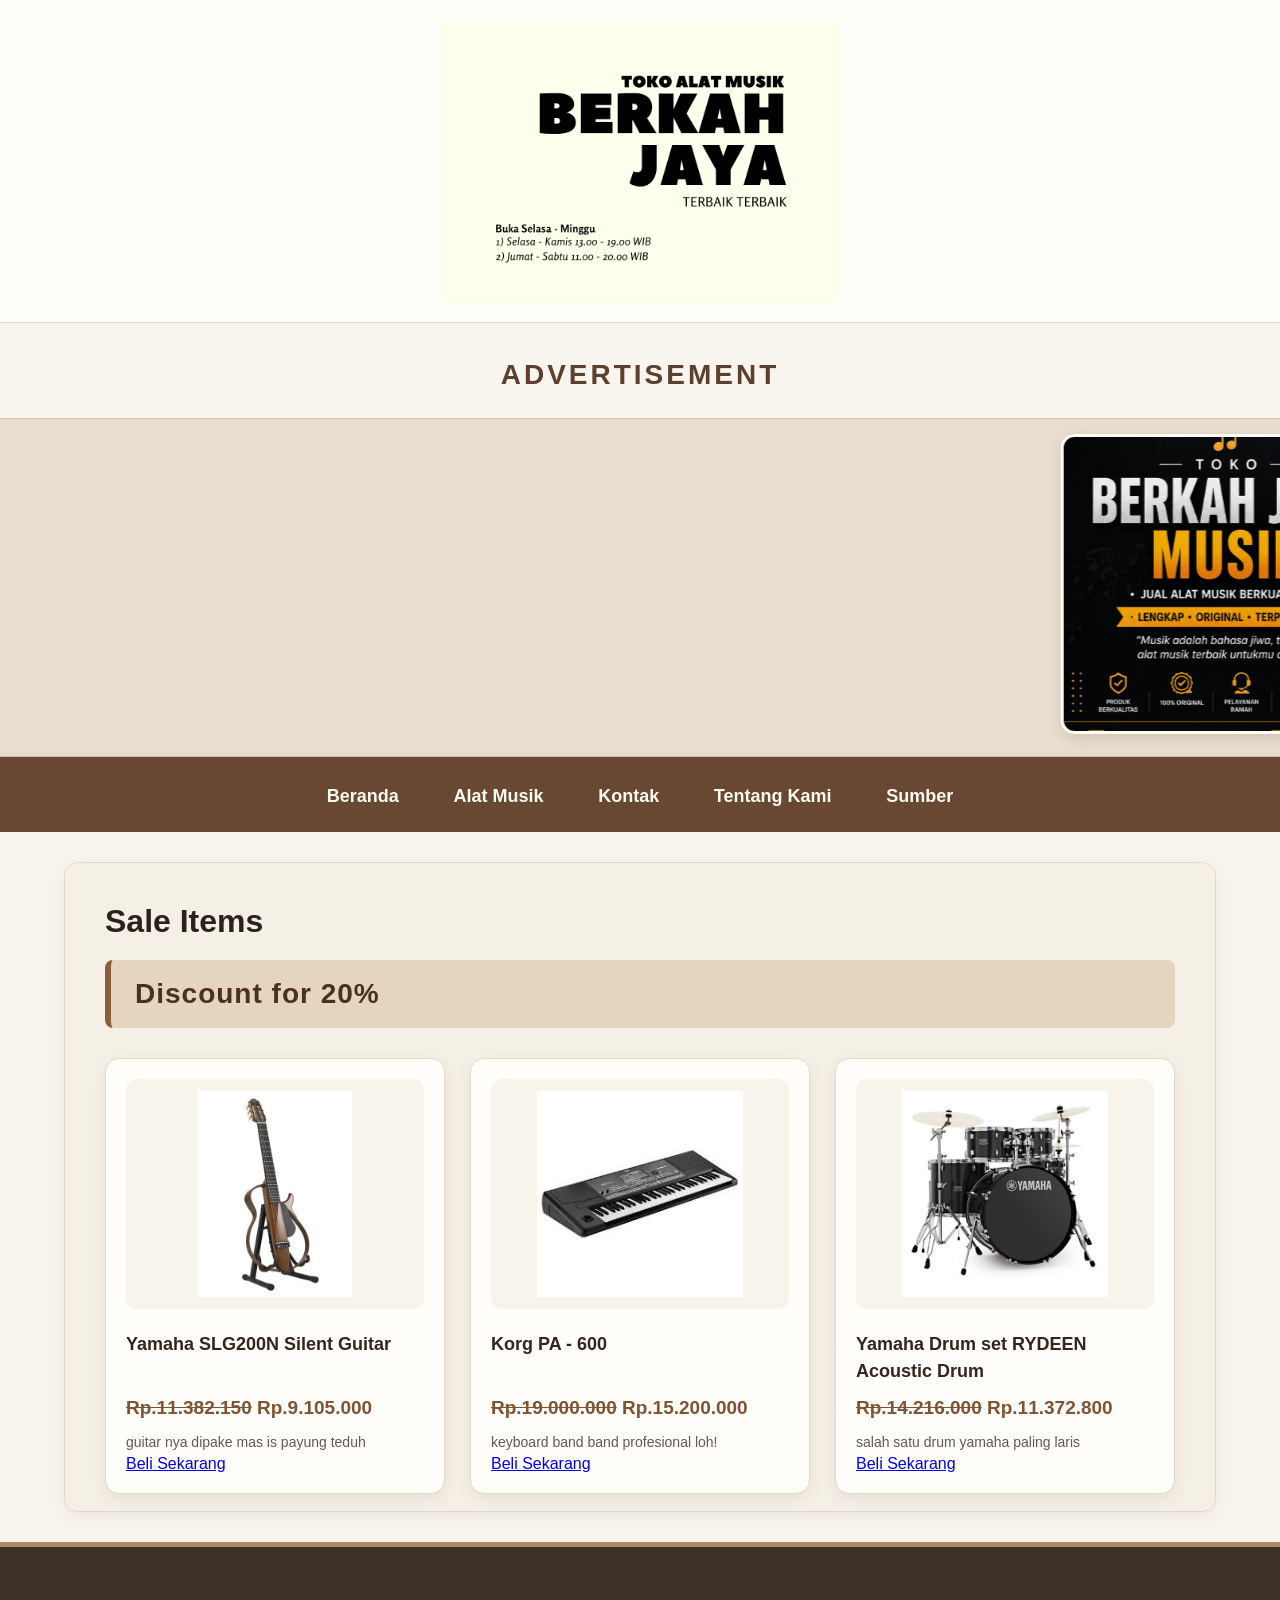
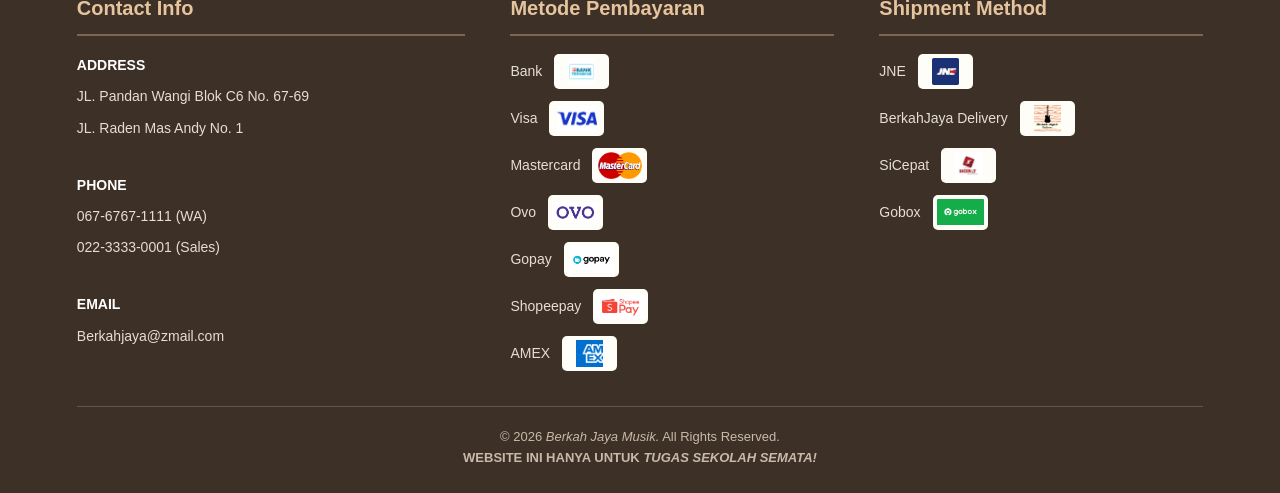
<file: index.html>
<html>
<head>	
	<title>Berkah Jaya Musik</title>
	<link rel="stylesheet" href="design_final.css">
</head>
<body>
<header align="center">

	<img src="img/header1.png" width="600" height="423"></img>

</header>


	<h1 align="center">ADVERTISEMENT</h1>
	<marquee behavior="scroll" direction="left" scrollamount="10">
		<img src="img/banner.png" width="800" height="450">
		<img src="img/banner 2.png" width="800" height="450">
		<img src="img/banner 3.png" width="800" height="450">
</marquee>

<nav><font size="5">
	<a href="beranda.html" target="konten">Beranda</a>
	<a href="produk.html" target="konten">Alat Musik</a>
	<a href="kontak.html" target="konten">Kontak</a>
    <a href="aboutus.html" target="konten">Tentang Kami</a>
    <a href="sumber.html" target="konten">Sumber</a>

</font></nav>
<main>
	<iframe name="konten" src="beranda.html" width="100%" height="600"></iframe>
</main>
<footer>

    <div class="footer-container">
        <div class="footer-column">

            <h3>Contact Info</h3>
            <p><b>ADDRESS</b></p>
            <p>JL. Pandan Wangi Blok C6 No. 67-69</p>
            <p>JL. Raden Mas Andy No. 1</p>
            <br>

            <p><b>PHONE</b></p>
            <p>067-6767-1111 (WA)</p>
            <p>022-3333-0001 (Sales)</p>
            <br>

            <p><b>EMAIL</b></p>
            <p>Berkahjaya@zmail.com</p>

        </div>


        <div class="footer-column">

            <h3>Metode Pembayaran</h3>

            <ul>
                <li>
                  Bank
                    <img src="img/bank.png" alt="Bank">
                </li>

                <li>
                    Visa
                    <img src="img/visa.jpg" alt="Visa">
                </li>

                <li>
                    Mastercard
                    <img src="img/mastercard.png" alt="Mastercard">
                </li>

                <li>
                    Ovo
                    <img src="img/ovo.png" alt="Ovo">
                </li>

                <li>
                    Gopay
                    <img src="img/gopay.png" alt="Gopay">
                </li>

                <li>
                    Shopeepay
                    <img src="img/shopeepay.png" alt="Shopeepay">
                </li>

                <li>
                    AMEX
                    <img src="img/amex.png" alt="AMEX">
                </li>
            </ul>

        </div>


        <div class="footer-column">

            <h3>Shipment Method</h3>

            <ul>
                <li>
                    JNE
                    <img src="img/jne.jpg" alt="JNE">
                </li>

                <li>
                    BerkahJaya Delivery
                    <img src="img/logo (1).png" alt="BerkahJaya Delivery">
                </li>

                <li>
                    SiCepat
                    <img src="img/sicepat.jpg" alt="SiCepat">
                </li>

                <li>
                    Gobox
                    <img src="img/gobox.png" alt="Gobox">
                </li>
            </ul>

        </div>

    </div>


    <div class="footer-bottom">
        <p>&copy; 2026 <i>Berkah Jaya Musik.</i> All Rights Reserved.</p>
        <p><b>WEBSITE INI HANYA UNTUK <i>TUGAS SEKOLAH SEMATA!</i></b></p>
    </div>

</footer>
</body>
</html>
</file>
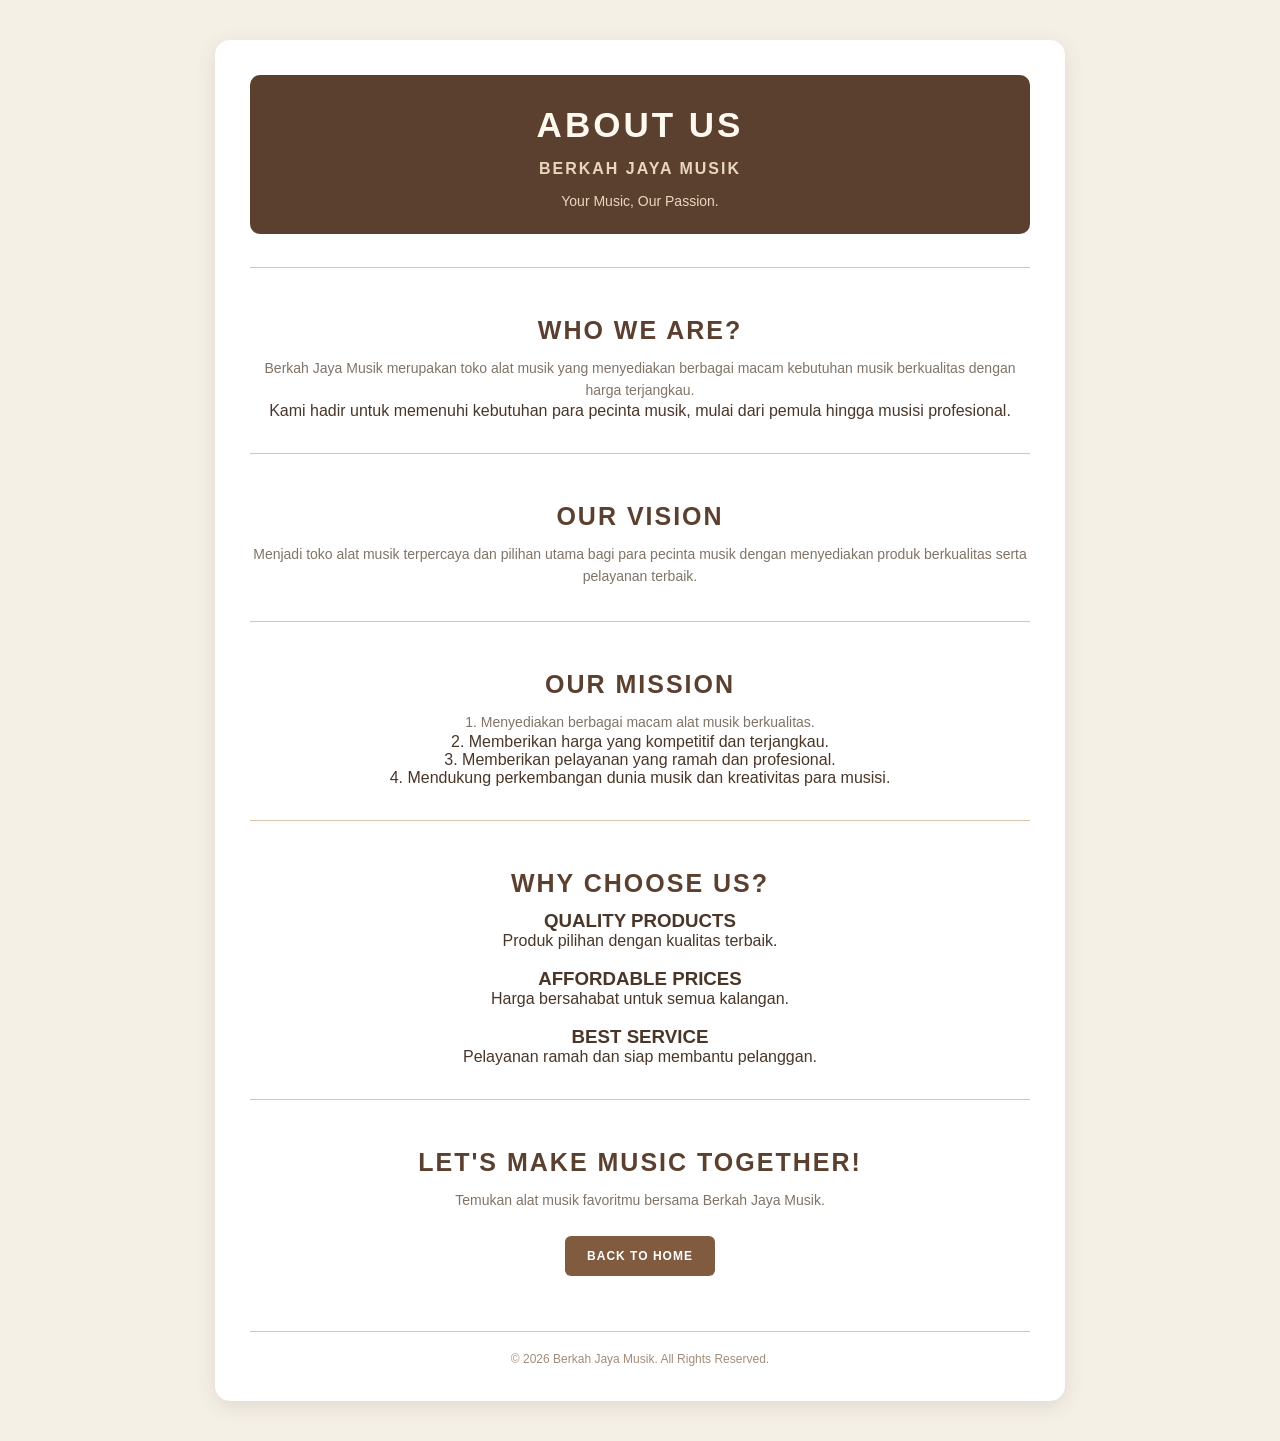
<file: aboutus.html>
<html>
<head>
    <title>Tentang Kami - Berkah Jaya Musik</title>
    <link rel="stylesheet" href="recomend.css">
</head>

<body align="center">

    <div class="kontak">

        <h1>ABOUT US</h1>
        <p>BERKAH JAYA MUSIK</p>
        <p>Your Music, Our Passion.</p>

        <br>
        <hr>
        <br>

        <h2>WHO WE ARE?</h2>

        <p>
            Berkah Jaya Musik merupakan toko alat musik
            yang menyediakan berbagai macam kebutuhan
            musik berkualitas dengan harga terjangkau.
        </p>

        <p>
            Kami hadir untuk memenuhi kebutuhan para
            pecinta musik, mulai dari pemula hingga
            musisi profesional.
        </p>

        <br>
        <hr>
        <br>

        <h2>OUR VISION</h2>

        <p>
            Menjadi toko alat musik terpercaya dan
            pilihan utama bagi para pecinta musik
            dengan menyediakan produk berkualitas
            serta pelayanan terbaik.
        </p>

        <br>
        <hr>
        <br>

        <h2>OUR MISSION</h2>

        <p>
            1. Menyediakan berbagai macam alat musik
            berkualitas.
        </p>

        <p>
            2. Memberikan harga yang kompetitif
            dan terjangkau.
        </p>

        <p>
            3. Memberikan pelayanan yang ramah
            dan profesional.
        </p>

        <p>
            4. Mendukung perkembangan dunia musik
            dan kreativitas para musisi.
        </p>

        <br>
        <hr>
        <br>

        <h2>WHY CHOOSE US?</h2>

        <h3>QUALITY PRODUCTS</h3>
        <p>Produk pilihan dengan kualitas terbaik.</p>

        <br>

        <h3>AFFORDABLE PRICES</h3>
        <p>Harga bersahabat untuk semua kalangan.</p>

        <br>

        <h3>BEST SERVICE</h3>
        <p>Pelayanan ramah dan siap membantu pelanggan.</p>

        <br>
        <hr>
        <br>

        <h2>LET'S MAKE MUSIC TOGETHER!</h2>

        <p>
            Temukan alat musik favoritmu bersama
            Berkah Jaya Musik.
        </p>

        <br>

        <a href="index.html">
            <button>BACK TO HOME</button>
        </a>

        <br><br>
        <hr>

        <p>© 2026 Berkah Jaya Musik. All Rights Reserved.</p>

    </div>

</body>
</html>
</file>
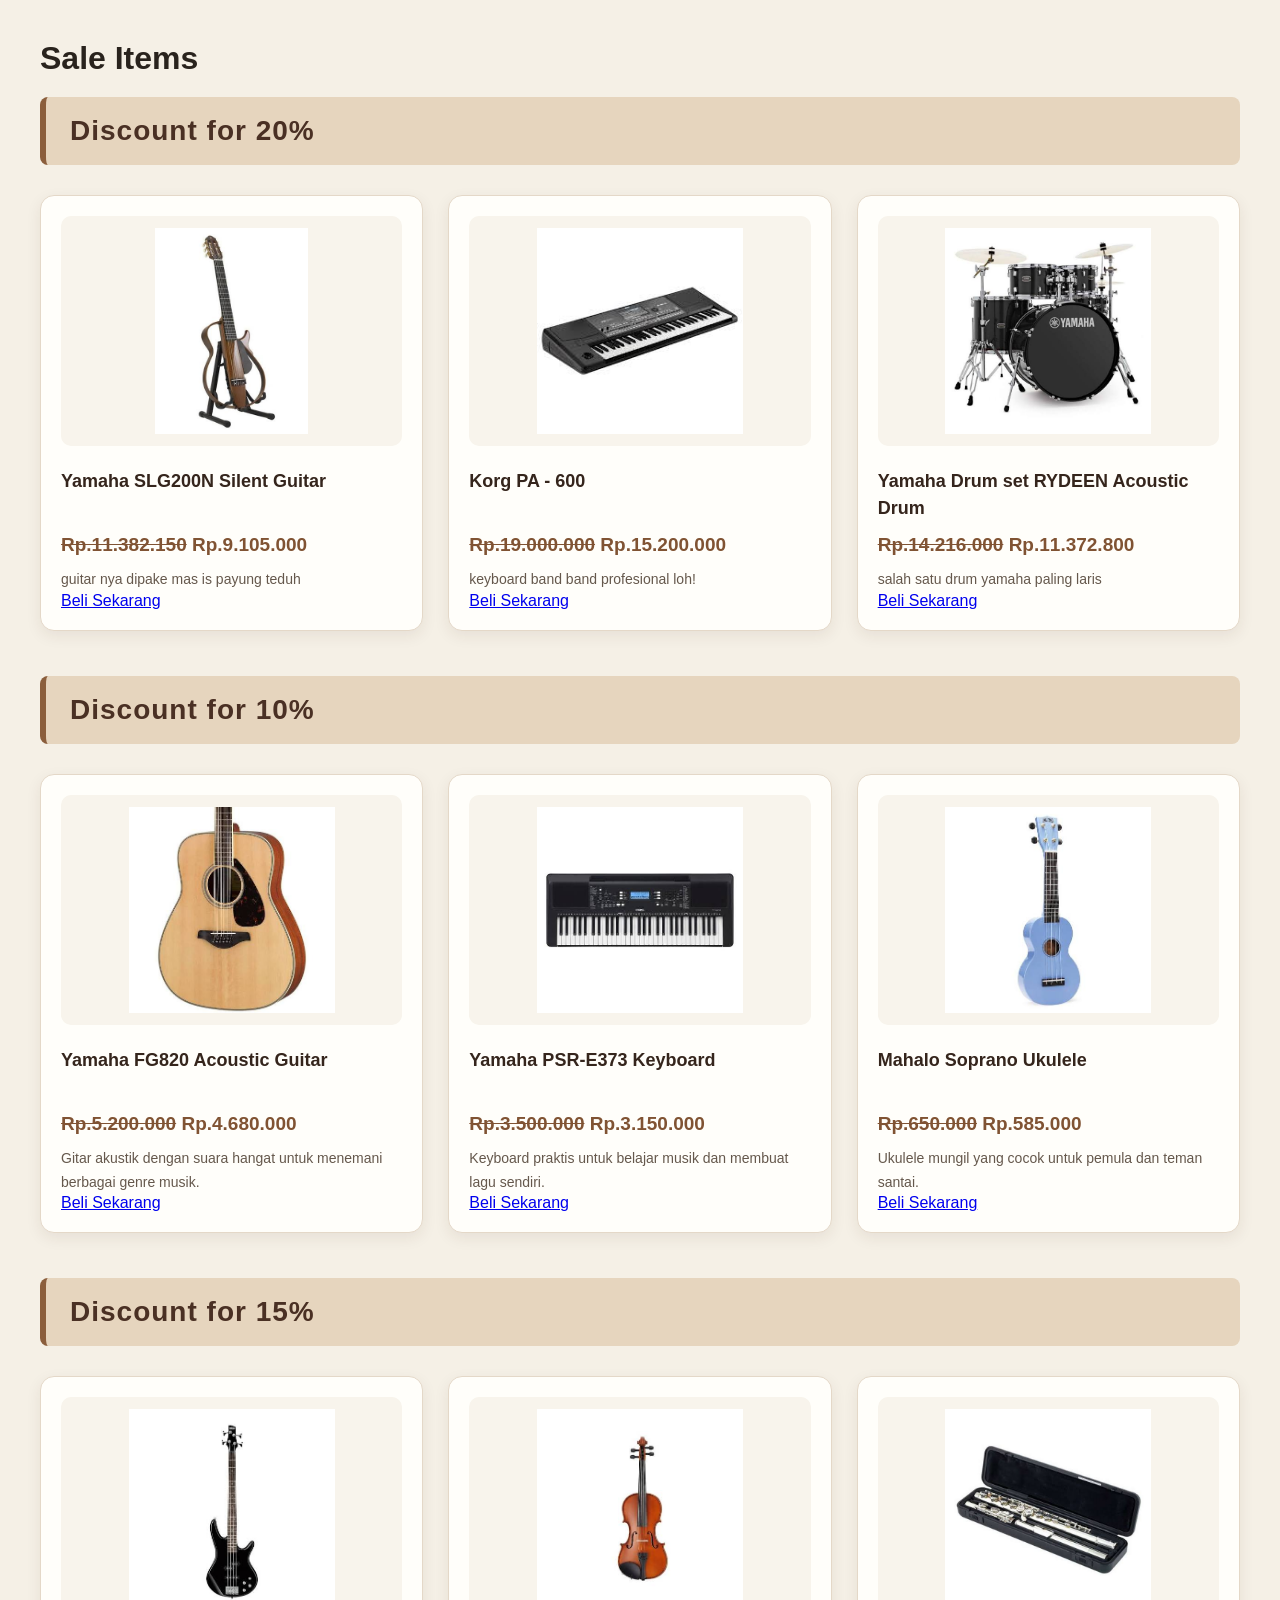
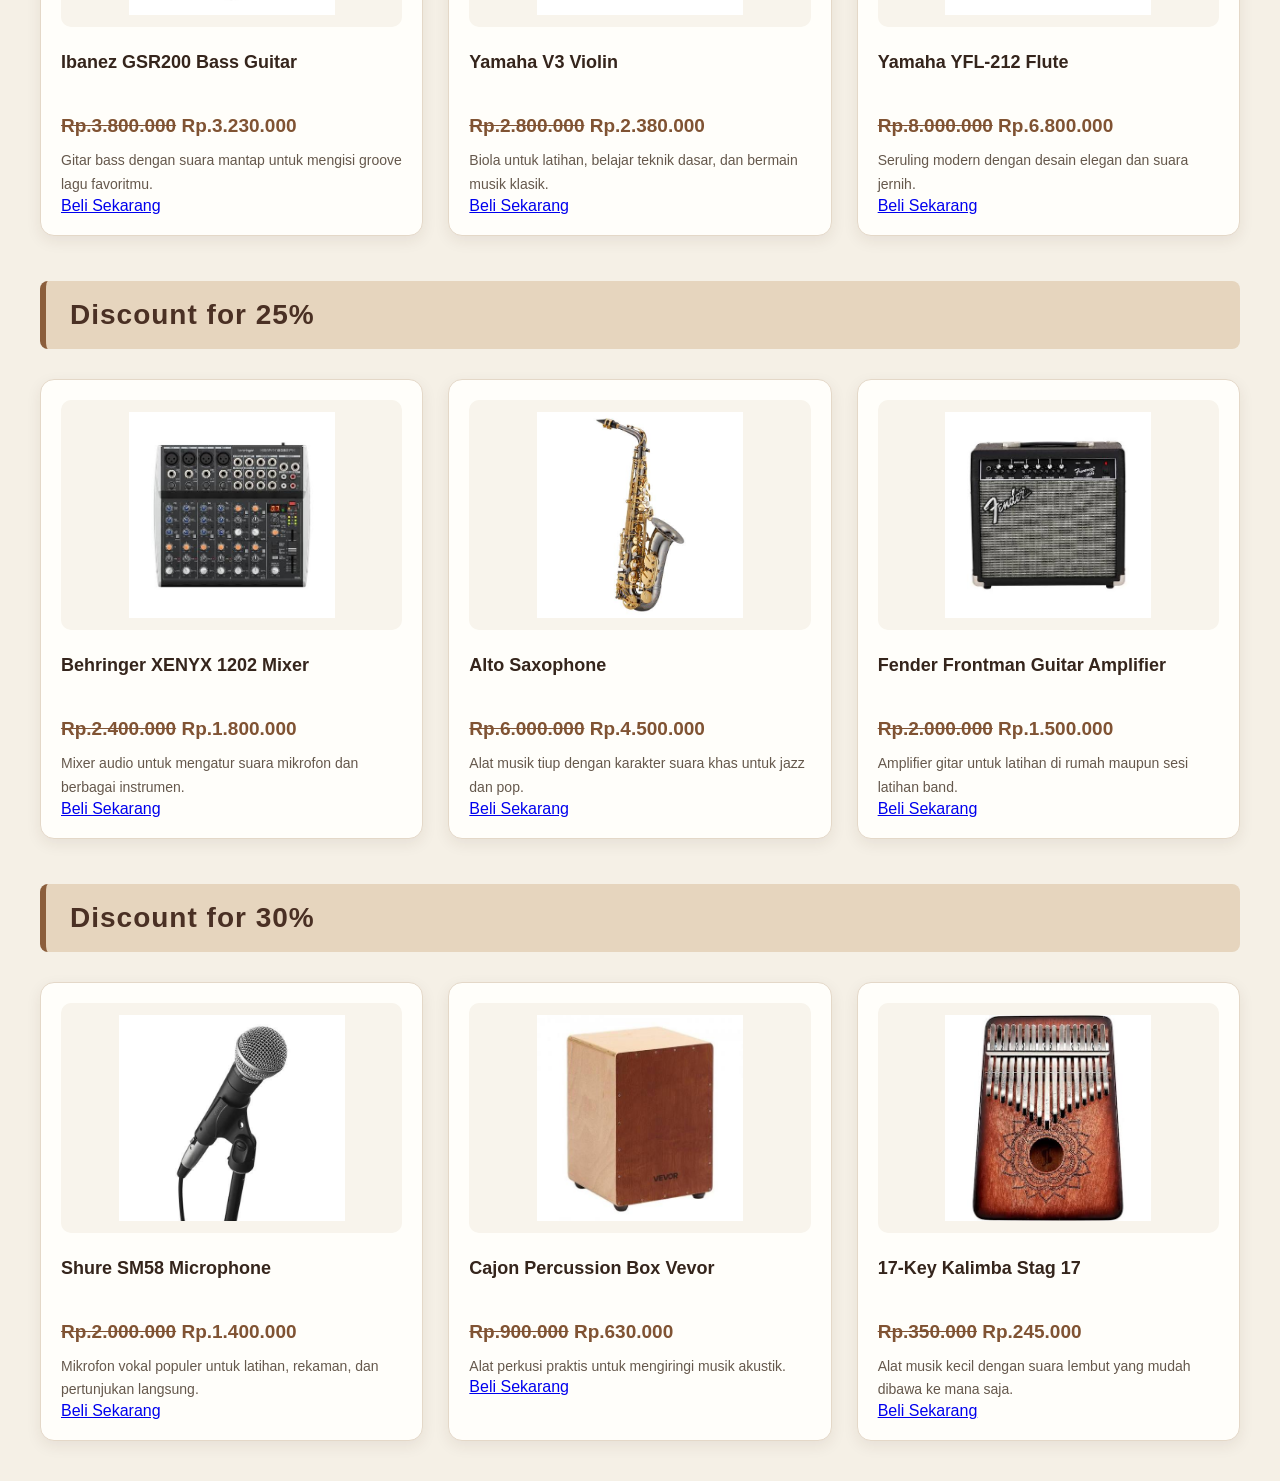
<file: beranda.html>
<!DOCTYPE html>
<html>
<head>
    <title>.::Beranda::.</title>
    <link rel="stylesheet" href="prod.css">
</head>
<body>

<h1>Sale Items</h1>

<div class="produk">

<h2>Discount for 20%</h2>

    <div class="barang">
        <img src="img/slg200n.jpg">
        <h3>Yamaha SLG200N Silent Guitar</h3>
        <p class="harga"><s>Rp.11.382.150</s> <b>Rp.9.105.000</b></p>
        <p>guitar nya dipake mas is payung teduh</p>
        <a class="beli" href="pembelian.html?produk=Yamaha%20SLG200N%20Silent%20Guitar&harga=9105000">Beli Sekarang</a>
    </div>

    <div class="barang">
        <img src="img/keyboard1.jpg">
        <h3>Korg PA - 600</h3>
        <p class="harga"><s>Rp.19.000.000</s> <b>Rp.15.200.000</b></p>
        <p>keyboard band band profesional loh!</p>
        <a class="beli" href="pembelian.html?produk=Korg%20PA-600&harga=15200000">Beli Sekarang</a>
    </div>

    <div class="barang">
        <img src="img/drum1.jpg">
        <h3>Yamaha Drum set RYDEEN Acoustic Drum</h3>
        <p class="harga"><s>Rp.14.216.000</s> <b>Rp.11.372.800</b></p>
        <p>salah satu drum yamaha paling laris</p>
        <a class="beli" href="pembelian.html?produk=Yamaha%20Drum%20RYDEEN&harga=11372800">Beli Sekarang</a>
    </div>

<h2>Discount for 10%</h2>

    <div class="barang">
        <img src="img/fg820.jpg">
        <h3>Yamaha FG820 Acoustic Guitar</h3>
        <p class="harga"><s>Rp.5.200.000</s> <b>Rp.4.680.000</b></p>
        <p>Gitar akustik dengan suara hangat untuk menemani berbagai genre musik.</p>
        <a class="beli" href="pembelian.html?produk=Yamaha%20FG820%20Acoustic%20Guitar&harga=4680000">Beli Sekarang</a>
    </div>

    <div class="barang">
        <img src="img/e373.jpg">
        <h3>Yamaha PSR-E373 Keyboard</h3>
        <p class="harga"><s>Rp.3.500.000</s> <b>Rp.3.150.000</b></p>
        <p>Keyboard praktis untuk belajar musik dan membuat lagu sendiri.</p>
        <a class="beli" href="pembelian.html?produk=Yamaha%20PSR-E373&harga=3150000">Beli Sekarang</a>
    </div>

    <div class="barang">
        <img src="img/mahalo.jpg">
        <h3>Mahalo Soprano Ukulele</h3>
        <p class="harga"><s>Rp.650.000</s> <b>Rp.585.000</b></p>
        <p>Ukulele mungil yang cocok untuk pemula dan teman santai.</p>
        <a class="beli" href="pembelian.html?produk=Mahalo%20Soprano%20Ukulele&harga=585000">Beli Sekarang</a>
    </div>

<h2>Discount for 15%</h2>

    <div class="barang">
        <img src="img/gsr200.jpg">
        <h3>Ibanez GSR200 Bass Guitar</h3>
        <p class="harga"><s>Rp.3.800.000</s> <b>Rp.3.230.000</b></p>
        <p>Gitar bass dengan suara mantap untuk mengisi groove lagu favoritmu.</p>
        <a class="beli" href="pembelian.html?produk=Ibanez%20GSR200%20Bass%20Guitar&harga=3230000">Beli Sekarang</a>
    </div>

    <div class="barang">
        <img src="img/v3violin.jpg">
        <h3>Yamaha V3 Violin</h3>
        <p class="harga"><s>Rp.2.800.000</s> <b>Rp.2.380.000</b></p>
        <p>Biola untuk latihan, belajar teknik dasar, dan bermain musik klasik.</p>
        <a class="beli" href="pembelian.html?produk=Yamaha%20V3%20Violin&harga=2380000">Beli Sekarang</a>
    </div>

    <div class="barang">
        <img src="img/yfl212.jpg">
        <h3>Yamaha YFL-212 Flute</h3>
        <p class="harga"><s>Rp.8.000.000</s> <b>Rp.6.800.000</b></p>
        <p>Seruling modern dengan desain elegan dan suara jernih.</p>
        <a class="beli" href="pembelian.html?produk=Yamaha%20YFL-212%20Flute&harga=6800000">Beli Sekarang</a>
    </div>

<h2>Discount for 25%</h2>

    <div class="barang">
        <img src="img/xenyx1202.jpg">
        <h3>Behringer XENYX 1202 Mixer</h3>
        <p class="harga"><s>Rp.2.400.000</s> <b>Rp.1.800.000</b></p>
        <p>Mixer audio untuk mengatur suara mikrofon dan berbagai instrumen.</p>
        <a class="beli" href="pembelian.html?produk=Behringer%20XENYX%201202&harga=1800000">Beli Sekarang</a>
    </div>

    <div class="barang">
        <img src="img/altosax.jpg">
        <h3>Alto Saxophone</h3>
        <p class="harga"><s>Rp.6.000.000</s> <b>Rp.4.500.000</b></p>
        <p>Alat musik tiup dengan karakter suara khas untuk jazz dan pop.</p>
        <a class="beli" href="pembelian.html?produk=Alto%20Saxophone&harga=4500000">Beli Sekarang</a>
    </div>

    <div class="barang">
        <img src="img/20g.jpg">
        <h3>Fender Frontman Guitar Amplifier</h3>
        <p class="harga"><s>Rp.2.000.000</s> <b>Rp.1.500.000</b></p>
        <p>Amplifier gitar untuk latihan di rumah maupun sesi latihan band.</p>
        <a class="beli" href="pembelian.html?produk=Fender%20Frontman%20Guitar%20Amplifier&harga=1500000">Beli Sekarang</a>
    </div>

<h2>Discount for 30%</h2>

    <div class="barang">
        <img src="img/sm58.jpg">
        <h3>Shure SM58 Microphone</h3>
        <p class="harga"><s>Rp.2.000.000</s> <b>Rp.1.400.000</b></p>
        <p>Mikrofon vokal populer untuk latihan, rekaman, dan pertunjukan langsung.</p>
        <a class="beli" href="pembelian.html?produk=Shure%20SM58%20Microphone&harga=1400000">Beli Sekarang</a>
    </div>

    <div class="barang">
        <img src="img/vevor'.jpg">
        <h3>Cajon Percussion Box Vevor</h3>
        <p class="harga"><s>Rp.900.000</s> <b>Rp.630.000</b></p>
        <p>Alat perkusi praktis untuk mengiringi musik akustik.</p>
        <a class="beli" href="pembelian.html?produk=Cajon%20Percussion%20Box%20Vevor&harga=630000">Beli Sekarang</a>
    </div>

    <div class="barang">
        <img src="img/s17.jpg">
        <h3>17-Key Kalimba Stag 17</h3>
        <p class="harga"><s>Rp.350.000</s> <b>Rp.245.000</b></p>
        <p>Alat musik kecil dengan suara lembut yang mudah dibawa ke mana saja.</p>
        <a class="beli" href="pembelian.html?produk=17-Key%20Kalimba%20Stag%2017&harga=245000">Beli Sekarang</a>
    </div>

</div>

</body>
</html>
</file>
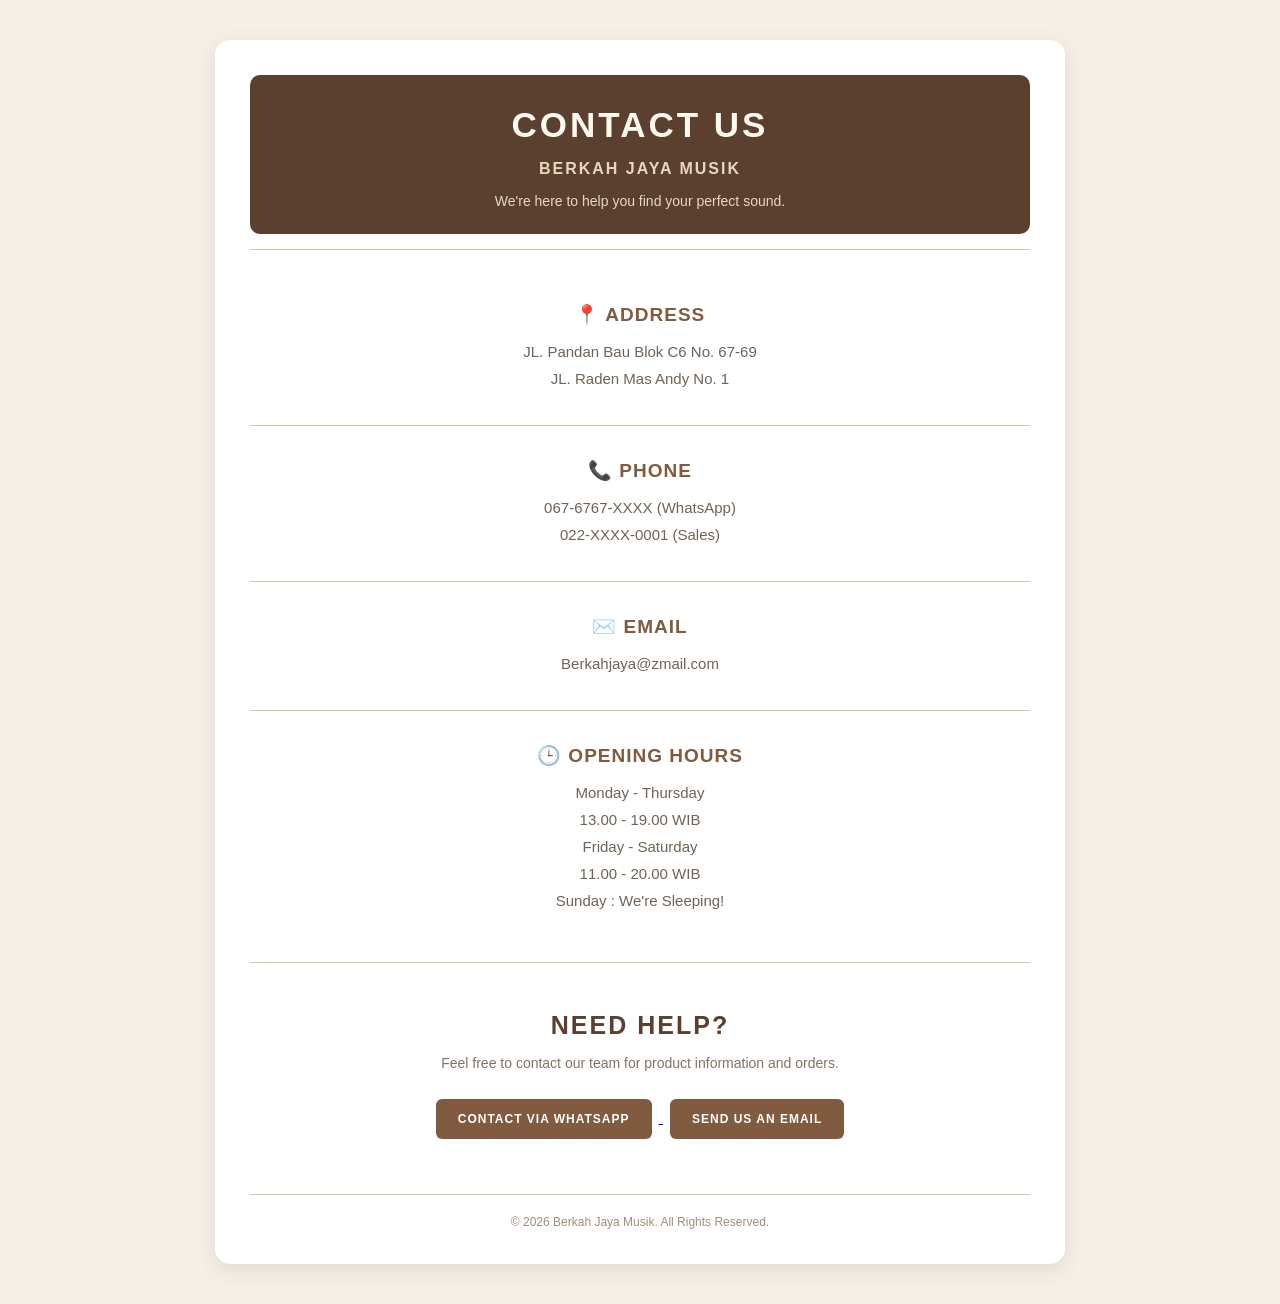
<file: kontak.html>
<html>
<head>
    <title>Contact Us - Berkah Jaya Musik</title>
    <link rel="stylesheet" href="recomend.css">
</head>

<body align="center">

    <div class="kontak">

        <h1>CONTACT US</h1>
        <p>BERKAH JAYA MUSIK</p>
        <p>We're here to help you find your perfect sound.</p>

        <hr>
        <br>

        <div class="info">

            <h3>📍 ADDRESS</h3>
            <p>JL. Pandan Bau Blok C6 No. 67-69</p>
            <p>JL. Raden Mas Andy No. 1</p>

            <br>
            <hr>
            <br>

            <h3>📞 PHONE</h3>
            <p>067-6767-XXXX (WhatsApp)</p>
            <p>022-XXXX-0001 (Sales)</p>

            <br>
            <hr>
            <br>

            <h3>✉️ EMAIL</h3>
            <p>Berkahjaya@zmail.com</p>

            <br>
            <hr>
            <br>

            <h3>🕒 OPENING HOURS</h3>
            <p>Monday - Thursday</p>
            <p>13.00 - 19.00 WIB</p>
            <p>Friday - Saturday</p>
            <p>11.00 - 20.00 WIB</p>
			<p>Sunday : We're Sleeping!</p>

            <br>
            <hr>
            <br>

        </div>

        <h2>NEED HELP?</h2>
        <p>Feel free to contact our team for product information and orders.</p>

        <br>

        <a href="https://wa.me/6206767671111" target="_blank">
            <button>CONTACT VIA WHATSAPP</button>
        </a>

        <a href="mailto:Berkahjaya@zmail.com">
            <button>SEND US AN EMAIL</button>
        </a>

        <br><br>
        <hr>

        <p>© 2026 Berkah Jaya Musik. All Rights Reserved.</p>

    </div>

</body>
</html>
</file>
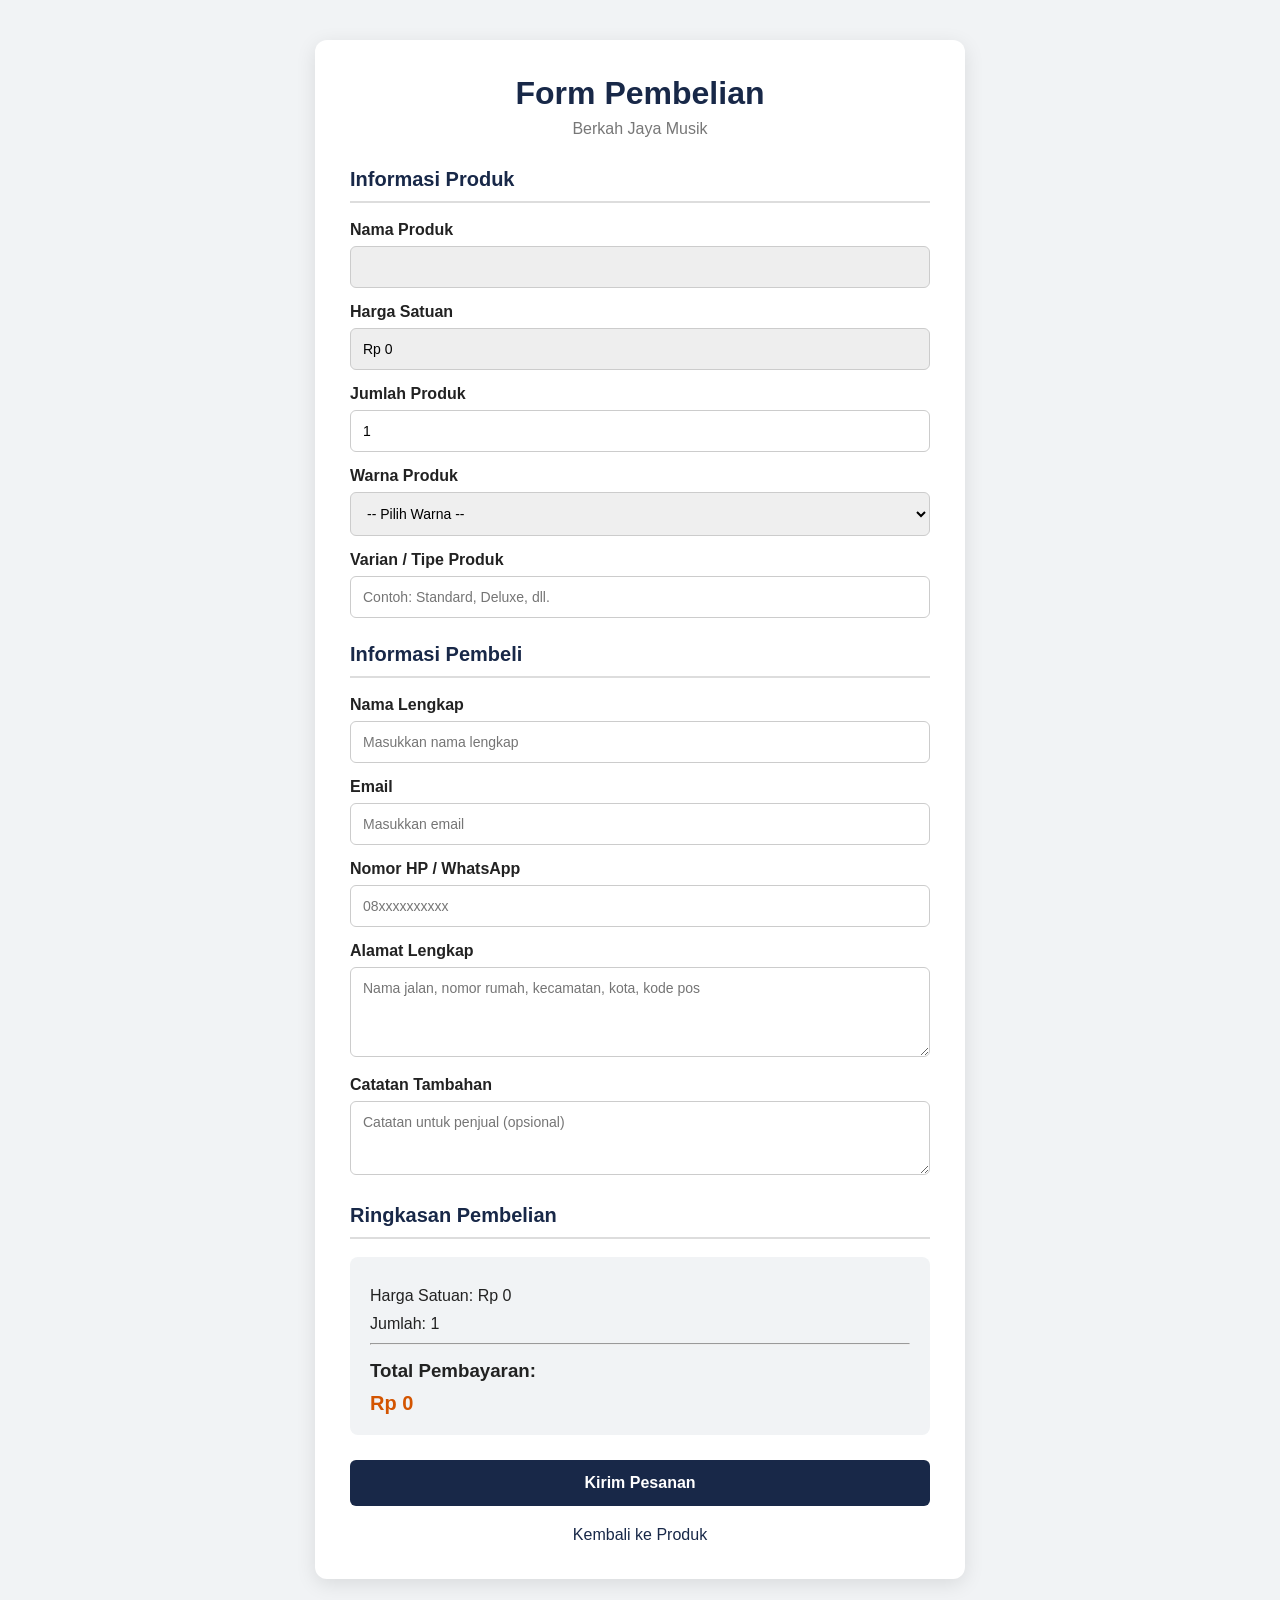
<file: pembelian.html>
<!DOCTYPE html>
<html>
<head>
    <title>Form Pembelian - Berkah Jaya Musik</title>
    <link rel="stylesheet" href="pembelian.css">
</head>
<body>

<div class="container">

    <h1>Form Pembelian</h1>
    <p class="subtitle">Berkah Jaya Musik</p>

    <form id="formPembelian">

        <h2>Informasi Produk</h2>

        <label>Nama Produk</label>
        <input type="text" id="produk" readonly>

        <label>Harga Satuan</label>
        <input type="text" id="hargaTampil" readonly>

        <label>Jumlah Produk</label>
        <input type="number" id="jumlah" min="1" value="1" required>

        <label>Warna Produk</label>
        <select id="warna" required>
            <option value="">-- Pilih Warna --</option>
            <option>Natural</option>
            <option>Black</option>
            <option>White</option>
            <option>Brown</option>
            <option>Sunburst</option>
            <option>Silver</option>
            <option>Lainnya / Sesuai Stok</option>
        </select>

        <label>Varian / Tipe Produk</label>
        <input type="text" id="varian" placeholder="Contoh: Standard, Deluxe, dll.">

        <h2>Informasi Pembeli</h2>

        <label>Nama Lengkap</label>
        <input type="text" id="nama" placeholder="Masukkan nama lengkap" required>

        <label>Email</label>
        <input type="email" id="email" placeholder="Masukkan email" required>

        <label>Nomor HP / WhatsApp</label>
        <input type="tel" id="hp" placeholder="08xxxxxxxxxx" required>

        <label>Alamat Lengkap</label>
        <textarea id="alamat" rows="4" placeholder="Nama jalan, nomor rumah, kecamatan, kota, kode pos" required></textarea>

        <label>Catatan Tambahan</label>
        <textarea id="catatan" rows="3" placeholder="Catatan untuk penjual (opsional)"></textarea>

        <h2>Ringkasan Pembelian</h2>

        <div class="ringkasan">
            <p>Harga Satuan: <span id="hargaRingkasan"></span></p>
            <p>Jumlah: <span id="jumlahRingkasan">1</span></p>
            <hr>
            <h3>Total Pembayaran:</h3>
            <h2 id="total">Rp0</h2>
        </div>

        <button type="submit">Kirim Pesanan</button>

        <a href="index.html" class="kembali">Kembali ke Produk</a>

    </form>

</div>

<script>

    // Mengambil data produk dari URL
    const params = new URLSearchParams(window.location.search);

    const namaProduk = params.get("produk") || "";
    const hargaProduk = Number(params.get("harga")) || 0;

    const produk = document.getElementById("produk");
    const hargaTampil = document.getElementById("hargaTampil");
    const hargaRingkasan = document.getElementById("hargaRingkasan");
    const jumlah = document.getElementById("jumlah");
    const jumlahRingkasan = document.getElementById("jumlahRingkasan");
    const total = document.getElementById("total");

    // Format Rupiah
    function rupiah(angka) {
        return new Intl.NumberFormat("id-ID", {
            style: "currency",
            currency: "IDR",
            maximumFractionDigits: 0
        }).format(angka);
    }

    // Menampilkan data produk
    produk.value = namaProduk;
    hargaTampil.value = rupiah(hargaProduk);
    hargaRingkasan.innerText = rupiah(hargaProduk);

    // Menghitung total harga
    function hitungTotal() {
        let banyak = Number(jumlah.value);

        if (banyak < 1 || !Number.isInteger(banyak)) {
            banyak = 1;
            jumlah.value = 1;
        }

        jumlahRingkasan.innerText = banyak;
        total.innerText = rupiah(hargaProduk * banyak);
    }

    jumlah.addEventListener("input", hitungTotal);

    hitungTotal();

    // Mengirim pesanan ke WhatsApp
    document.getElementById("formPembelian").addEventListener("submit", function(e) {

        e.preventDefault();

        if (!namaProduk || hargaProduk <= 0) {
            alert("Produk tidak valid. Silakan kembali ke halaman produk.");
            return;
        }

        const nama = document.getElementById("nama").value;
        const email = document.getElementById("email").value;
        const hp = document.getElementById("hp").value;
        const alamat = document.getElementById("alamat").value;
        const warna = document.getElementById("warna").value;
        const varian = document.getElementById("varian").value;
        const catatan = document.getElementById("catatan").value;
        const banyak = Number(jumlah.value);

        const totalHarga = hargaProduk * banyak;

        const pesan =
`HALO BERKAH JAYA MUSIK!
Saya ingin melakukan pemesanan.

=== DATA PRODUK ===
Nama Produk: ${namaProduk}
Harga Satuan: ${rupiah(hargaProduk)}
Jumlah: ${banyak}
Warna: ${warna}
Varian: ${varian || "-"}

=== DATA PEMBELI ===
Nama: ${nama}
Email: ${email}
Nomor HP: ${hp}
Alamat: ${alamat}

Catatan: ${catatan || "-"}

=== TOTAL PEMBAYARAN ===
${rupiah(totalHarga)}

Mohon konfirmasi pesanan saya. Terima kasih!`;

        // GANTI NOMOR INI DENGAN NOMOR WHATSAPP TOKO
        const nomorToko = "6281234567890";

        const url = "https://wa.me/" + nomorToko + "?text=" + encodeURIComponent(pesan);

        window.open(url, "_blank");

    });

</script>

</body>
</html>
</file>
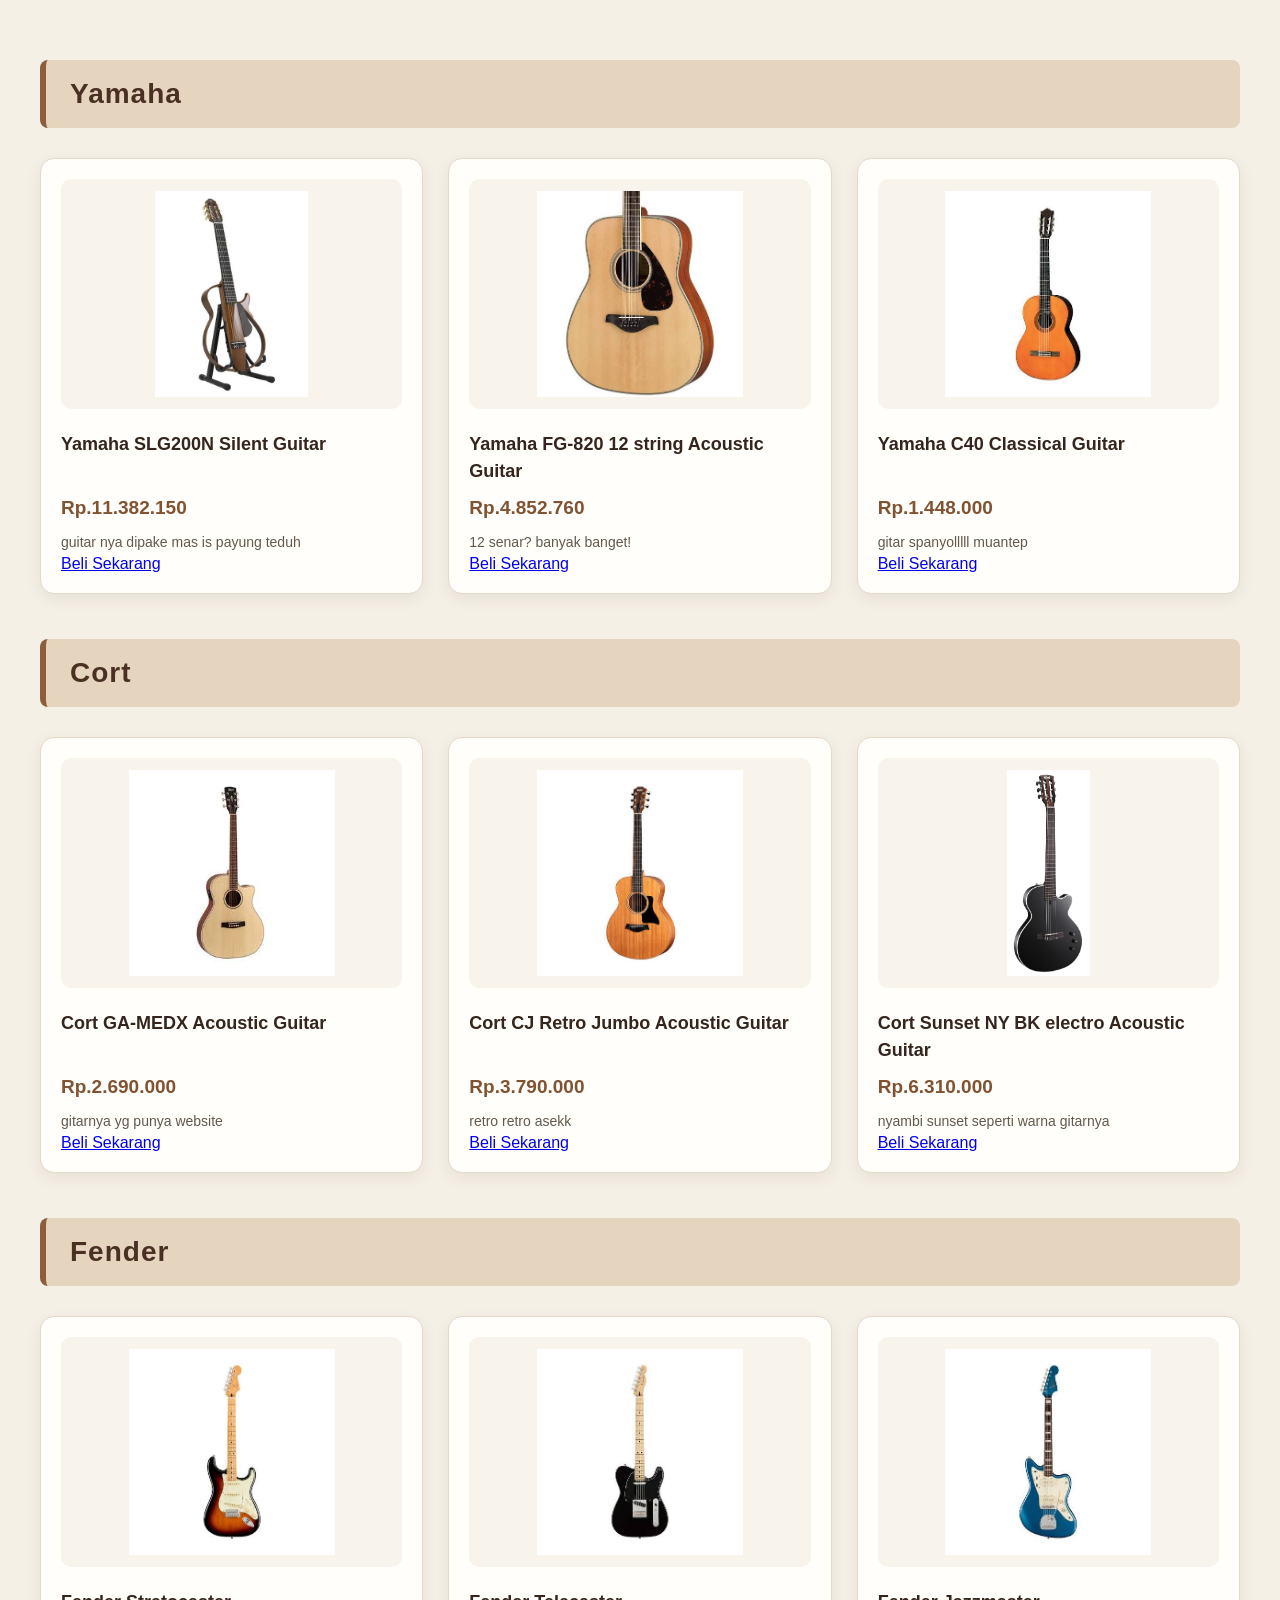
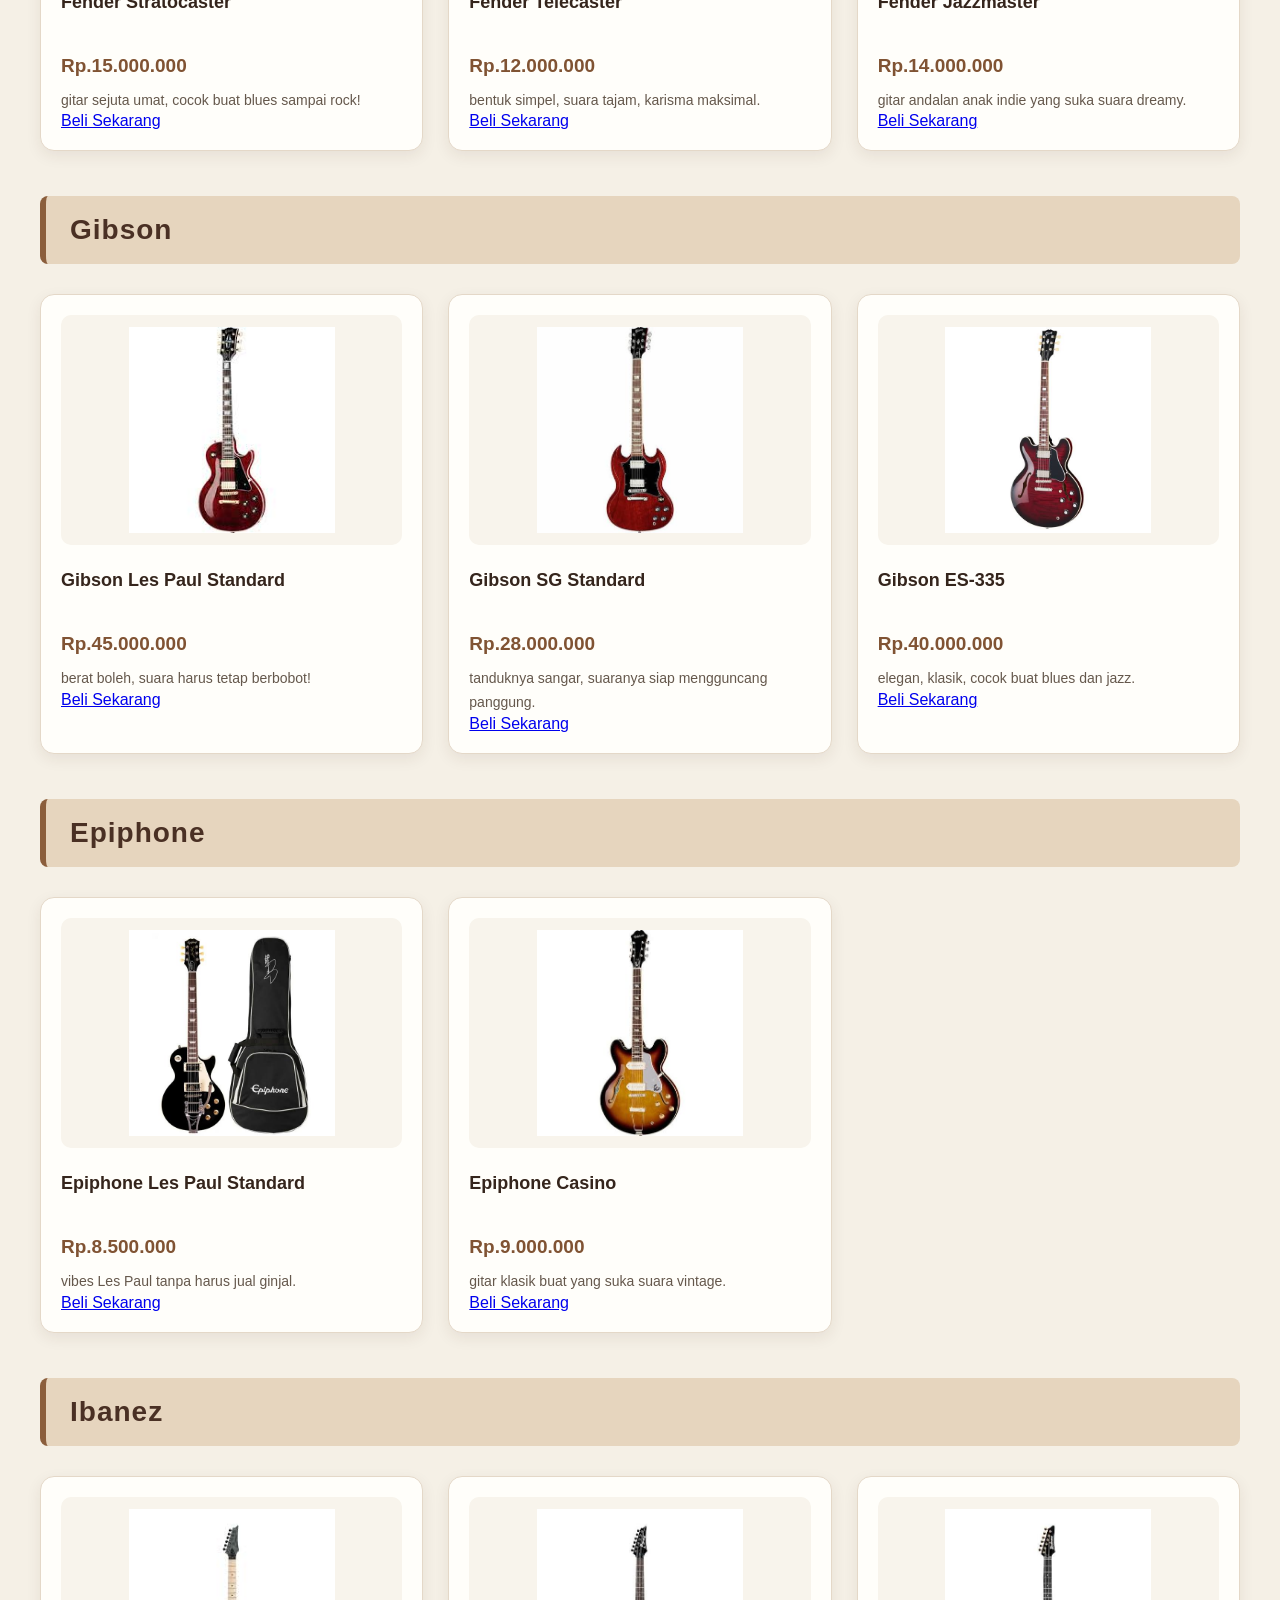
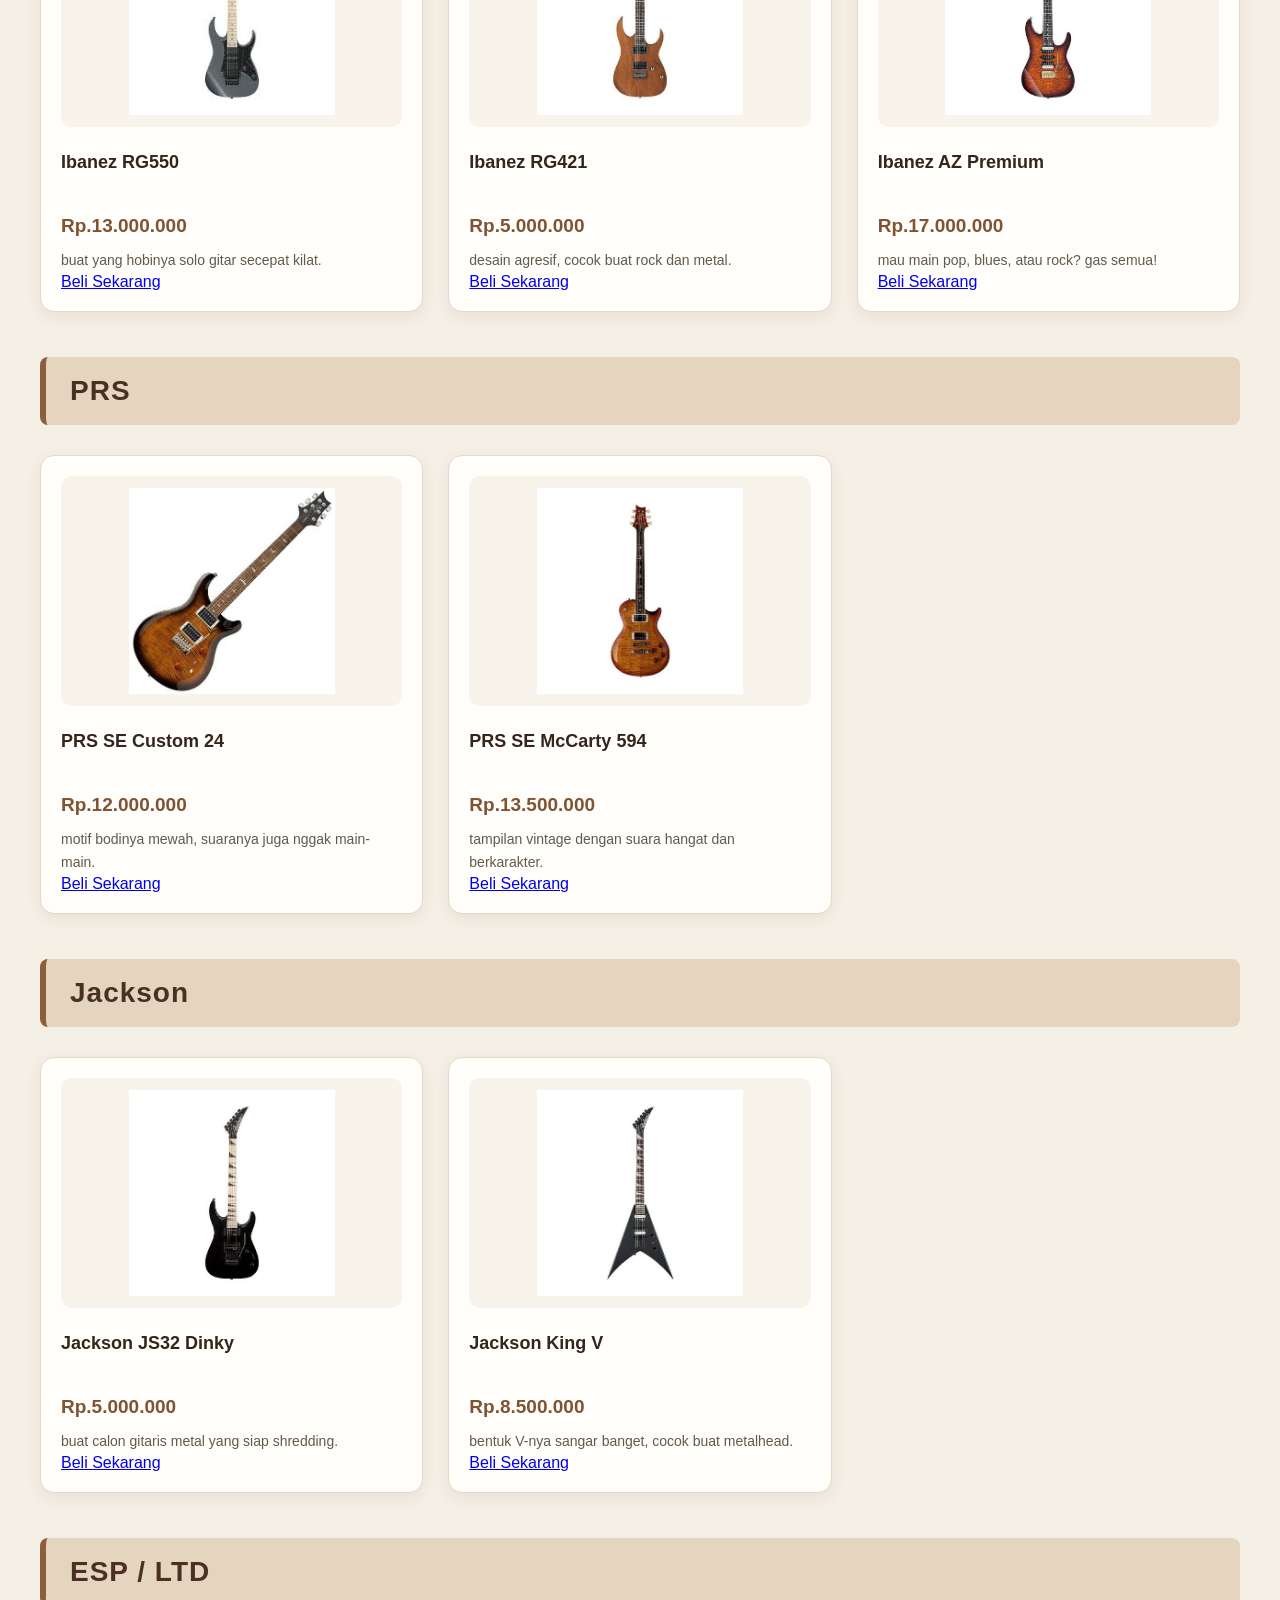
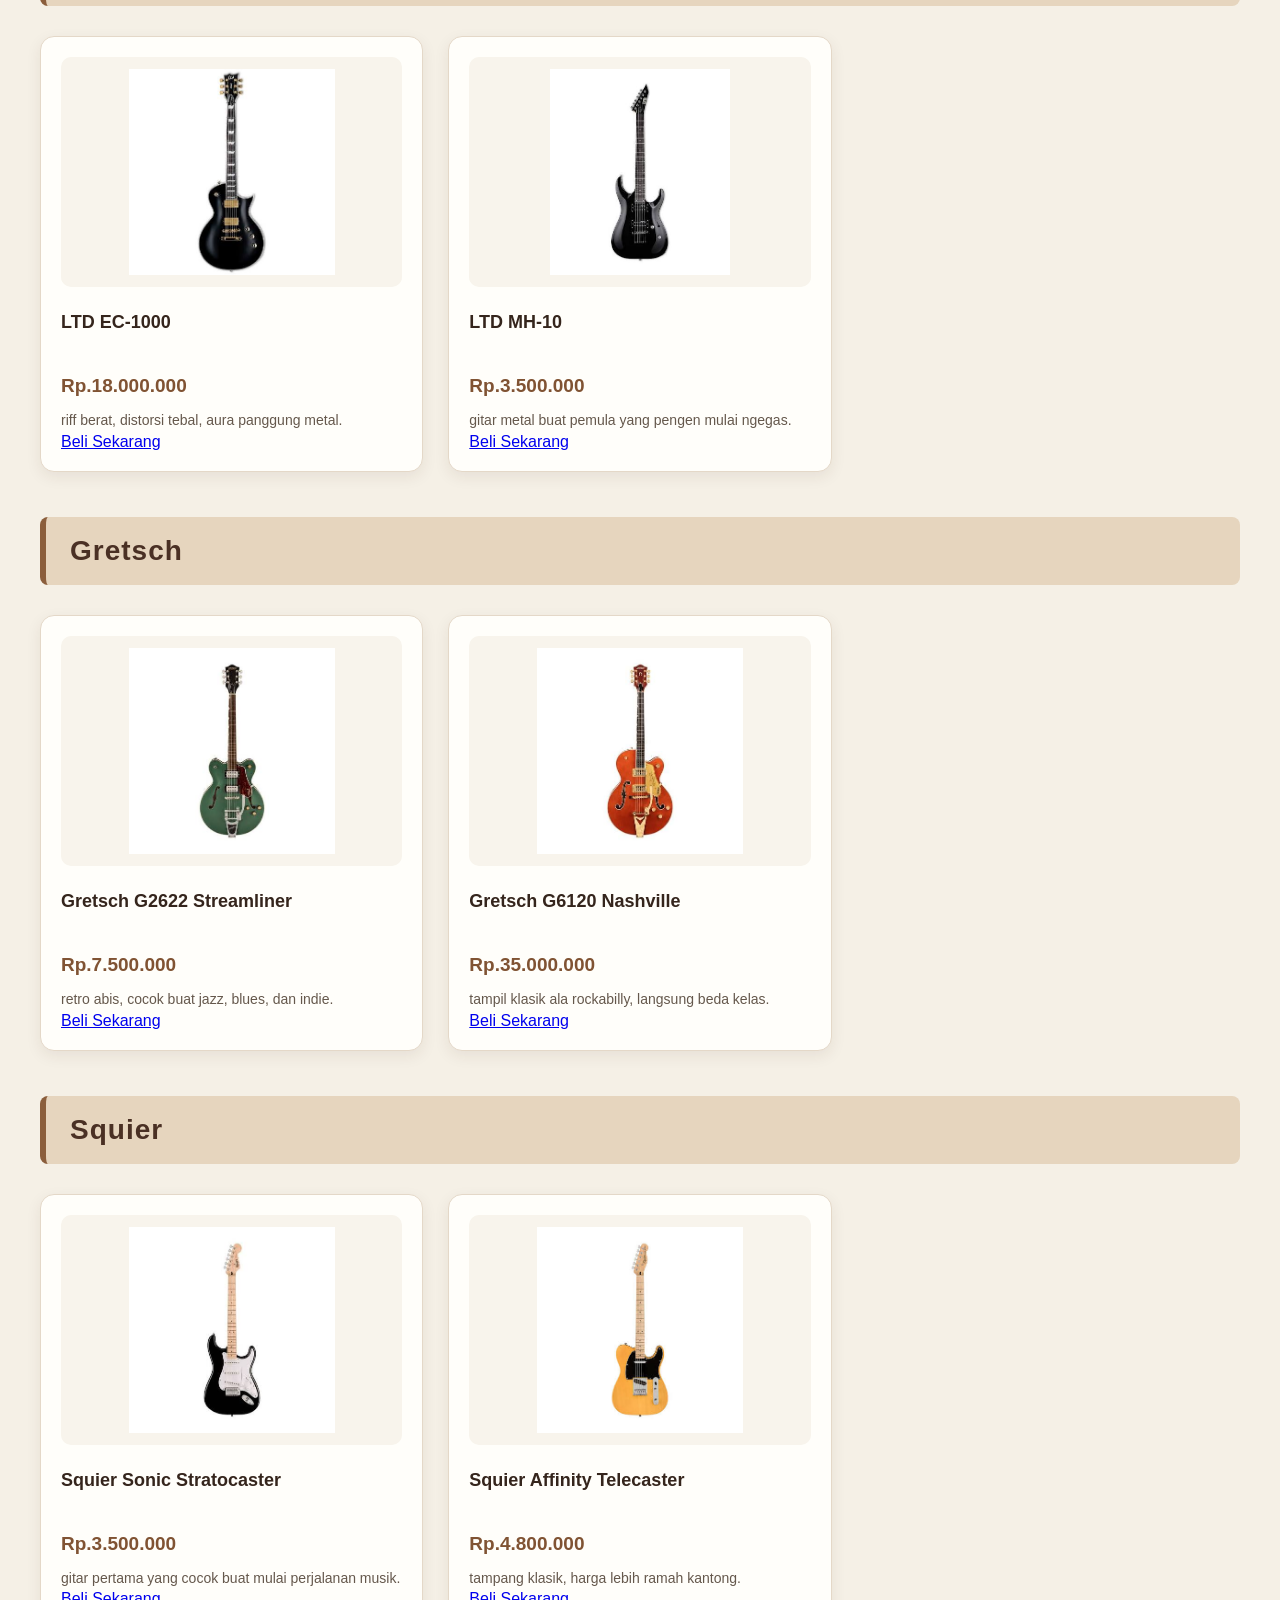
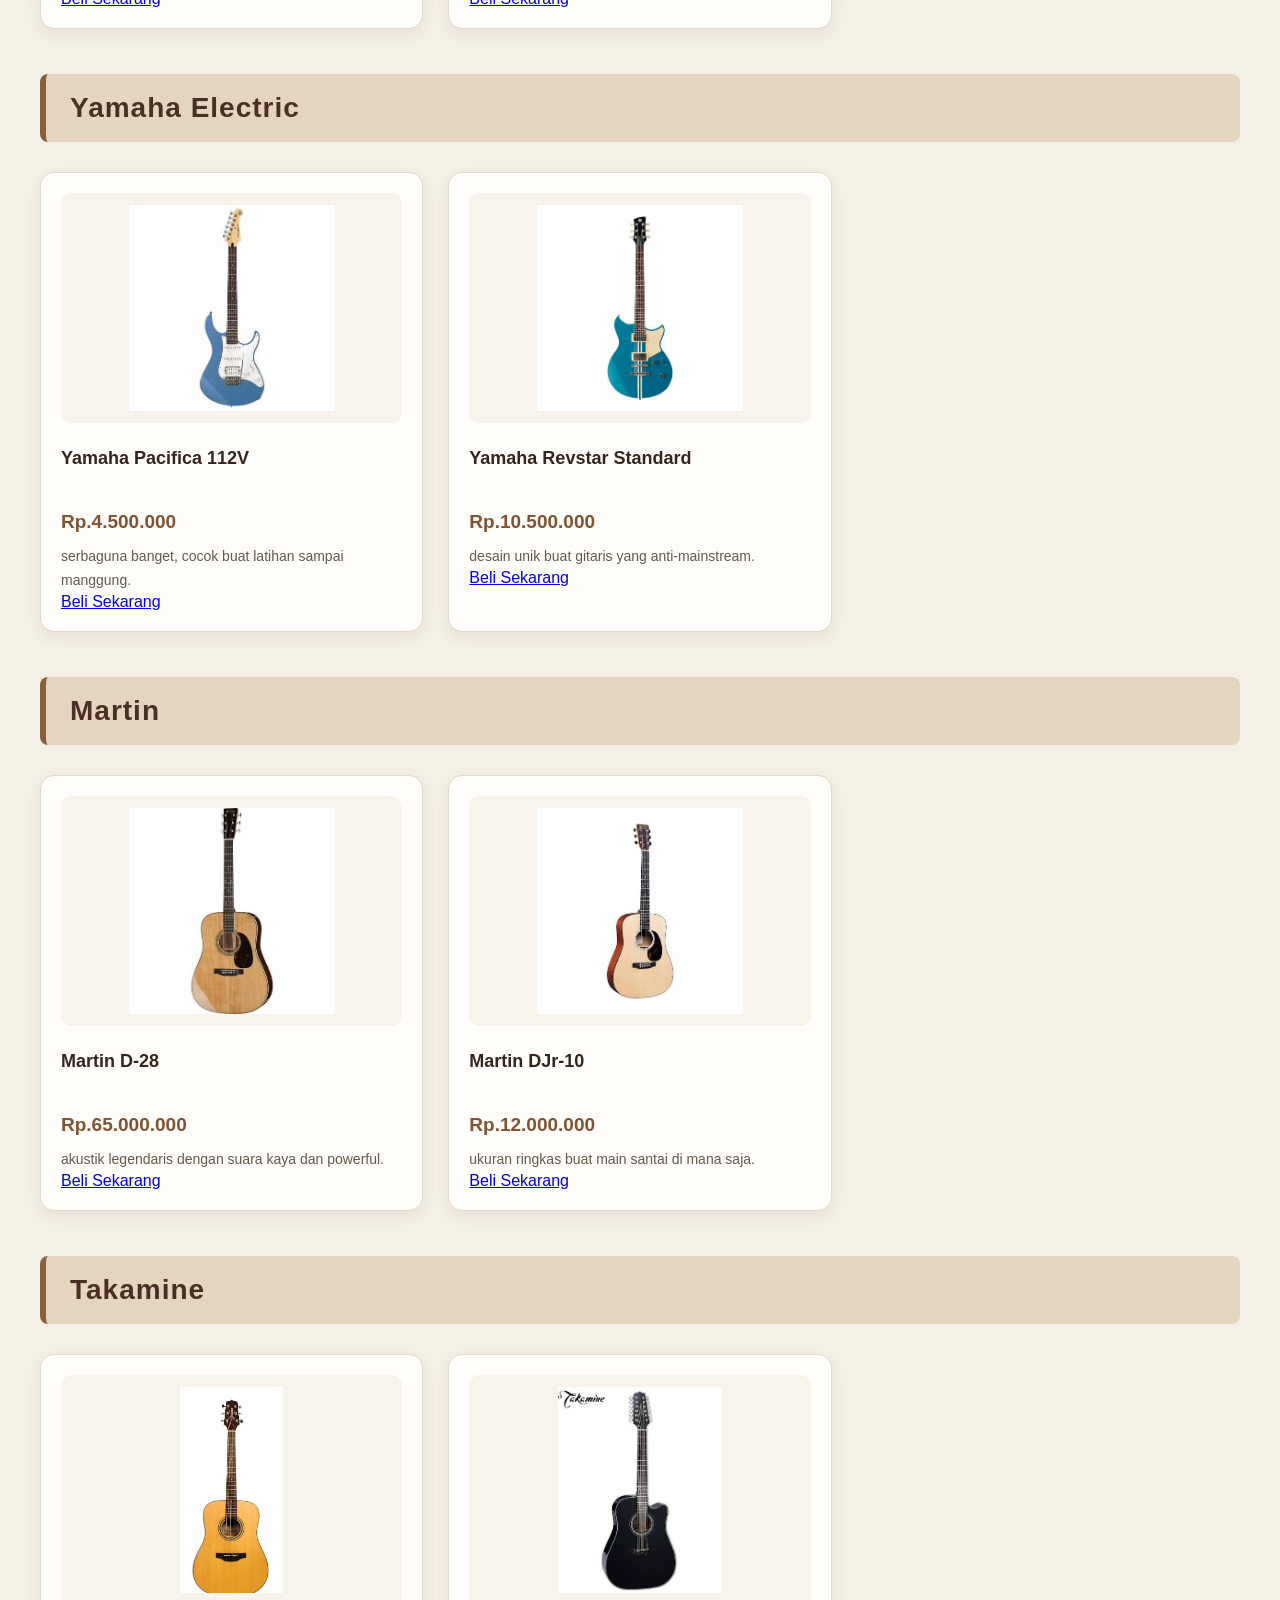
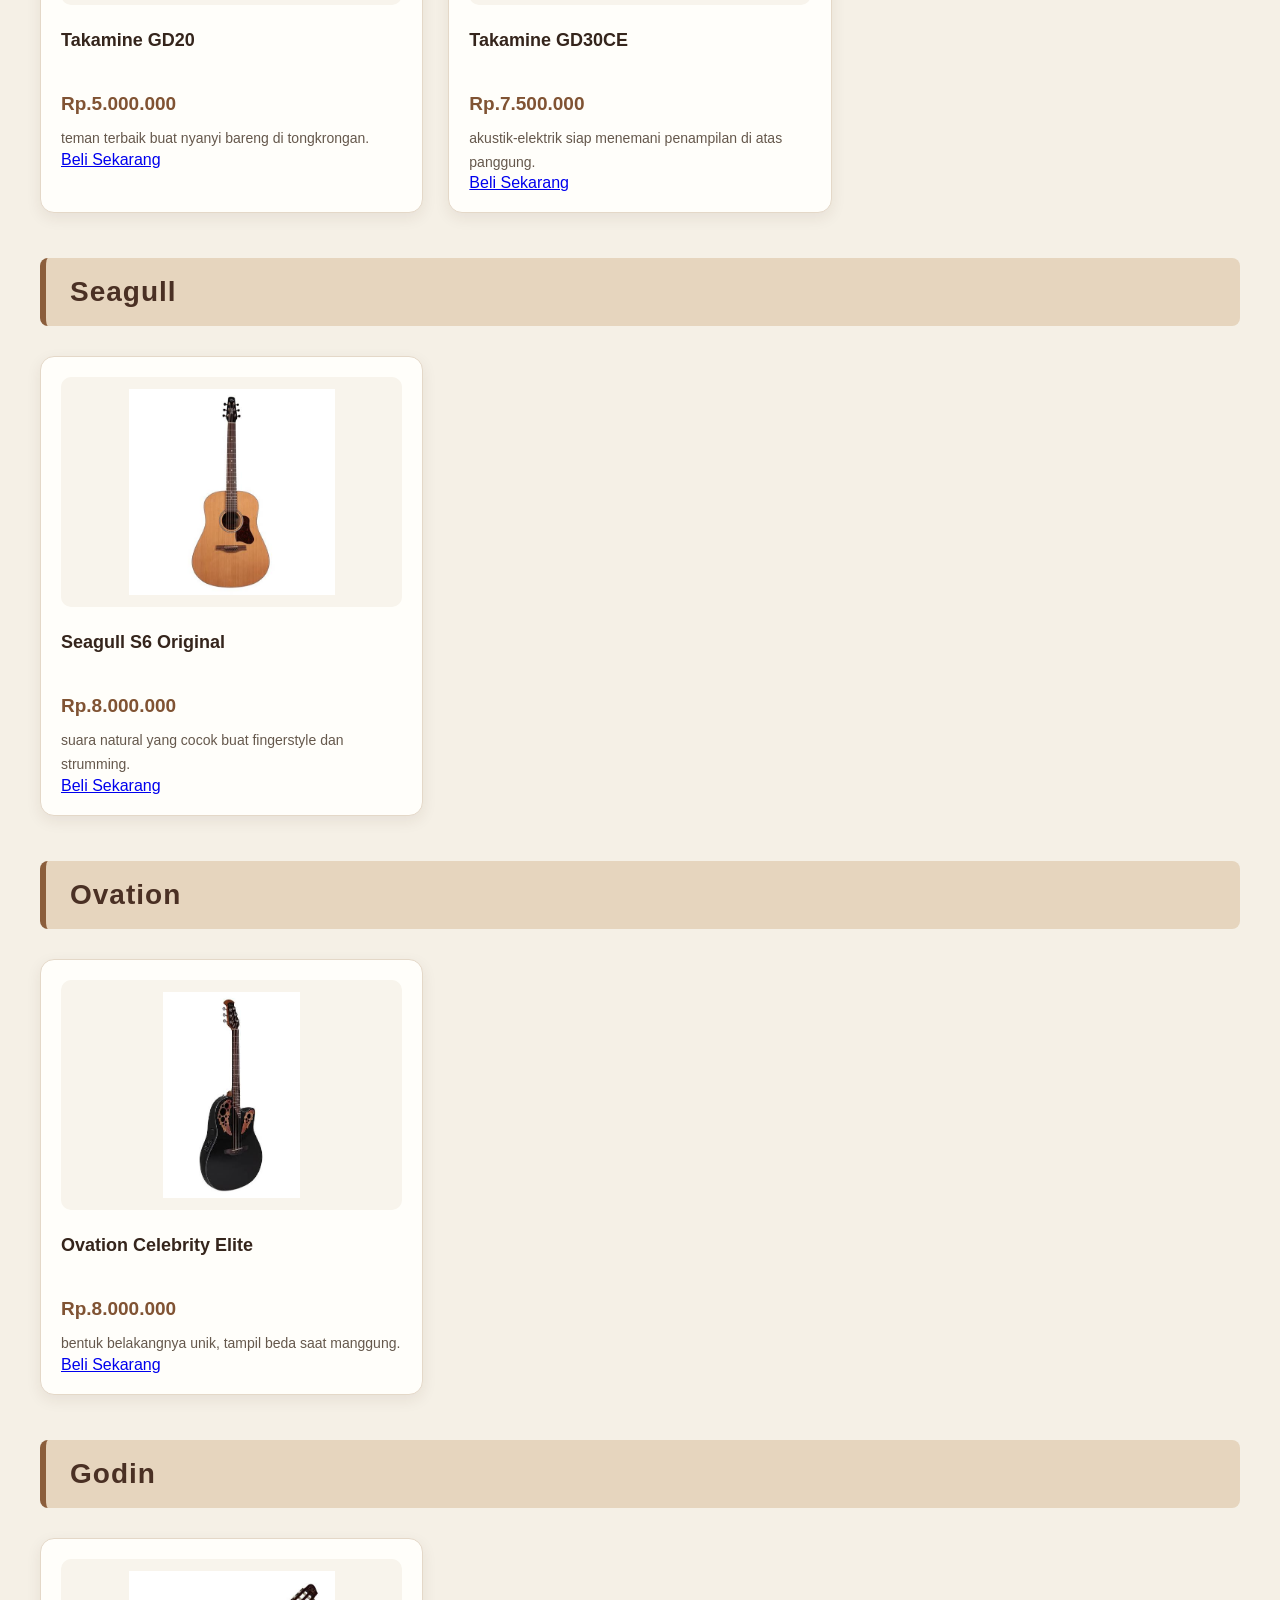
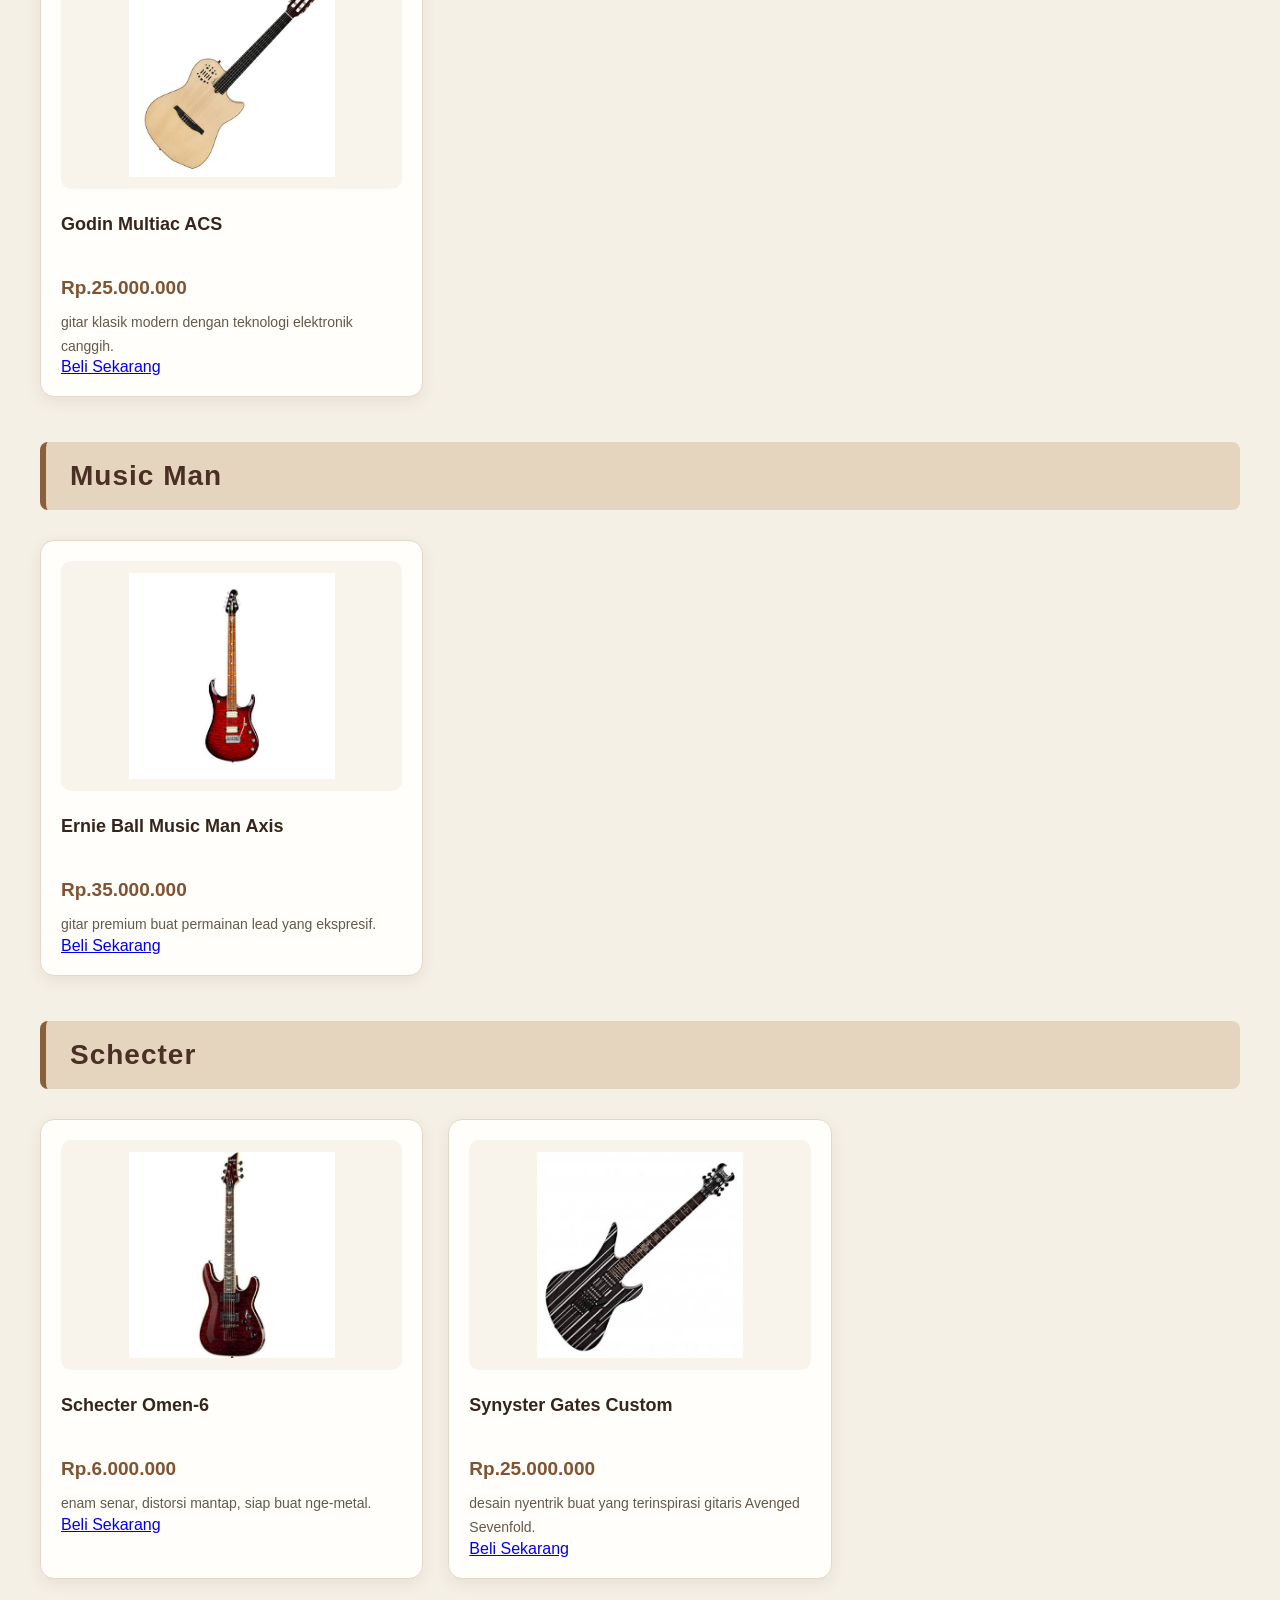
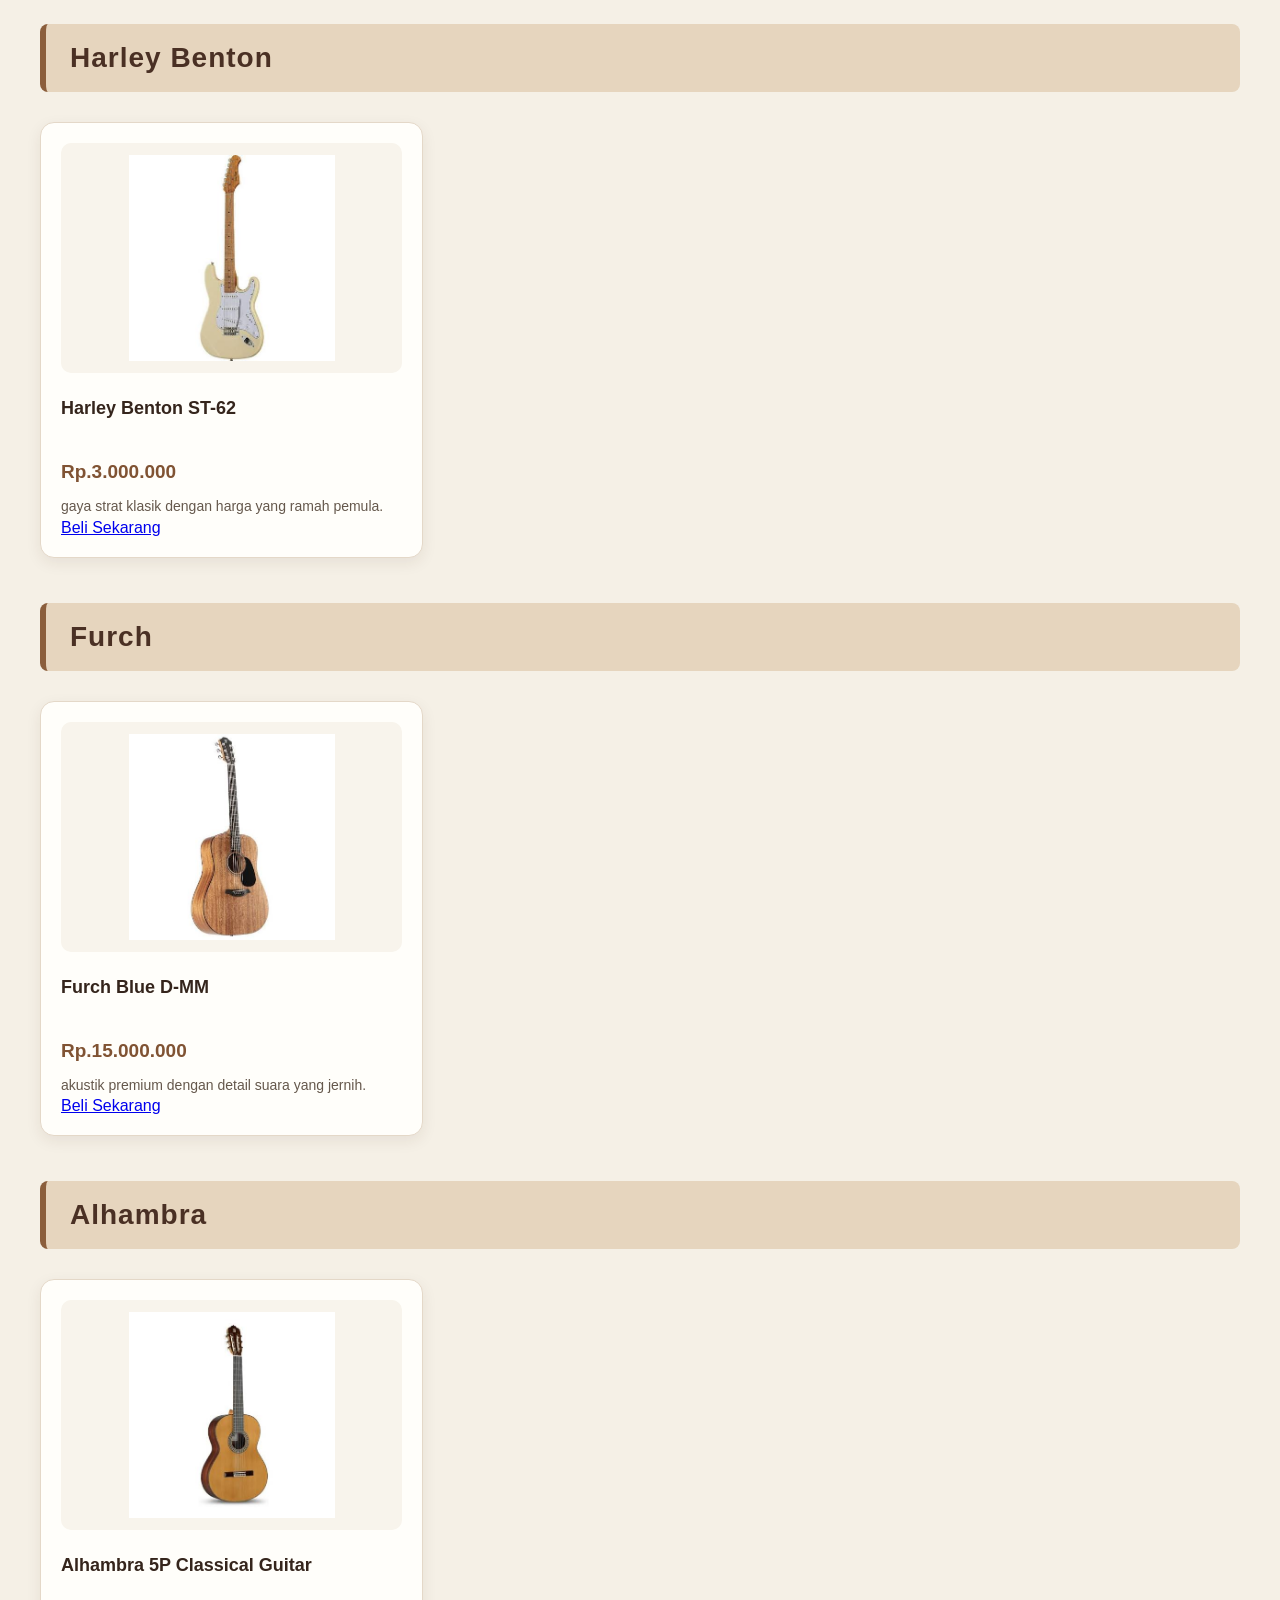
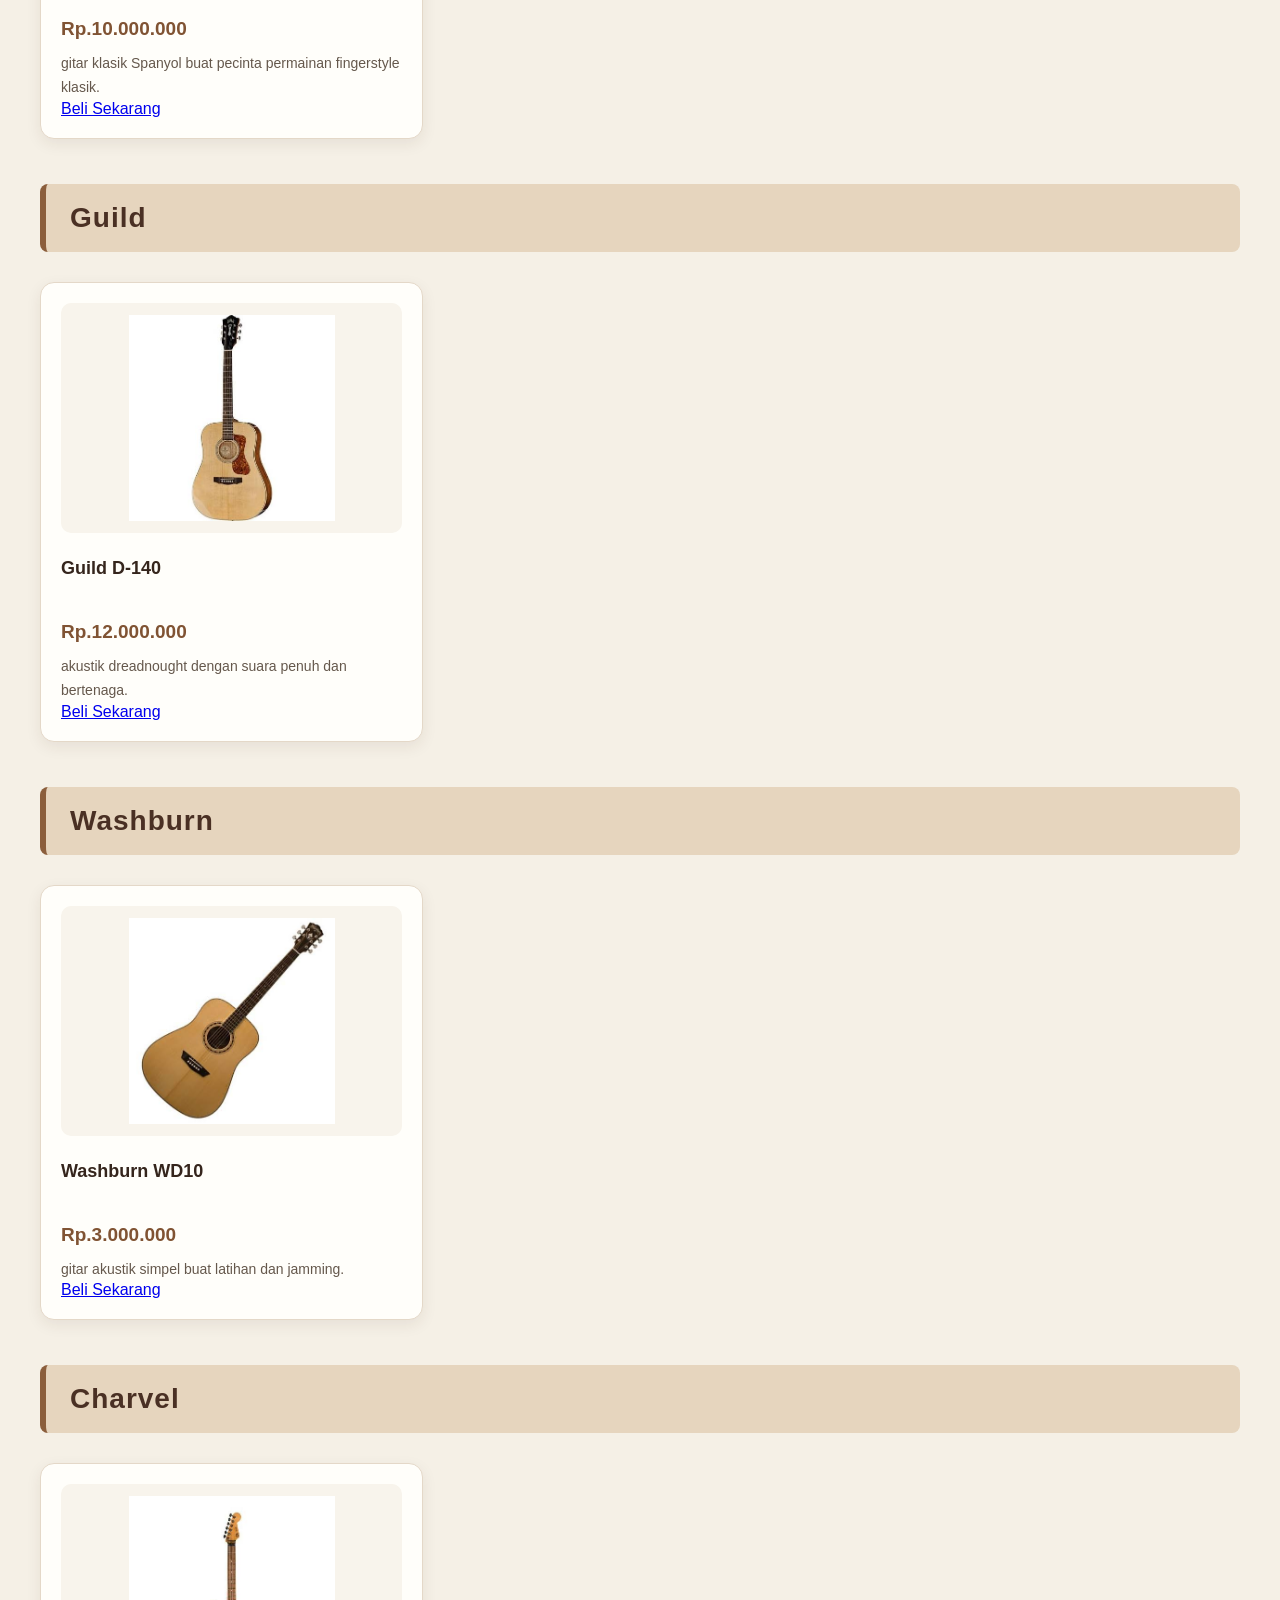
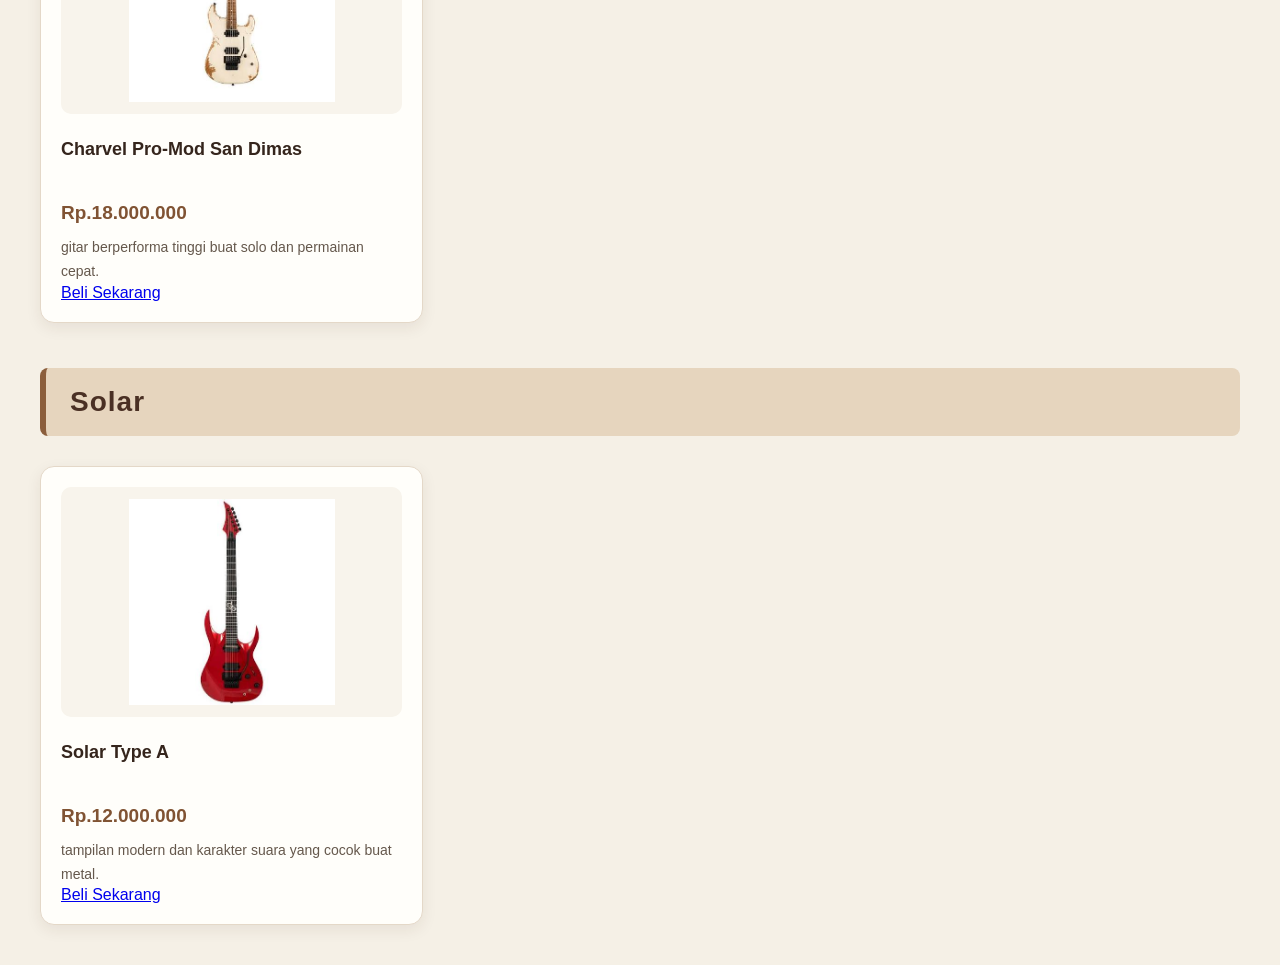
<file: produk.html>
<!DOCTYPE html>
<html>
<head>
    <title>Produk</title>
    <link rel="stylesheet" href="prod.css">
</head>
<body>

<div class="produk">
    <h2>Yamaha</h2>
    <div class="barang">
        <img src="img/slg200n.jpg">
        <h3>Yamaha SLG200N Silent Guitar</h3>
        <p class="harga">Rp.11.382.150</p>
        <p>guitar nya dipake mas is payung teduh</p>
        <a class="beli" href="pembelian.html?produk=Yamaha%20SLG200N%20Silent%20Guitar&harga=11382150">Beli Sekarang</a>
    </div>

    <div class="barang">
        <img src="img/fg820.jpg">
        <h3>Yamaha FG-820 12 string Acoustic Guitar</h3>
        <p class="harga">Rp.4.852.760</p>
        <p>12 senar? banyak banget!</p>
        <a class="beli" href="pembelian.html?produk=Yamaha%20FG-820%2012%20string%20Acoustic%20Guitar&harga=4852760">Beli Sekarang</a>
    </div>

    <div class="barang">
        <img src="img/c40.jpg">
        <h3>Yamaha C40 Classical Guitar</h3>
        <p class="harga">Rp.1.448.000</p>
        <p>gitar spanyolllll muantep</p>
        <a class="beli" href="pembelian.html?produk=Yamaha%20C40%20Classical%20Guitar&harga=1448000">Beli Sekarang</a>
    </div>

    <h2>Cort</h2>
    <div class="barang">
        <img src="img/gitar daffa.jpg">
        <h3>Cort GA-MEDX Acoustic Guitar</h3>
        <p class="harga">Rp.2.690.000</p>
        <p>gitarnya yg punya website</p>
        <a class="beli" href="pembelian.html?produk=Cort%20GA-MEDX%20Acoustic%20Guitar&harga=2690000">Beli Sekarang</a>
    </div>

    <div class="barang">
        <img src="img/retro.jpg">
        <h3>Cort CJ Retro Jumbo Acoustic Guitar</h3>
        <p class="harga">Rp.3.790.000</p>
        <p>retro retro asekk</p>
        <a class="beli" href="pembelian.html?produk=Cort%20CJ%20Retro%20Jumbo%20Acoustic%20Guitar&harga=3790000">Beli Sekarang</a>
    </div>

    <div class="barang">
        <img src="img/sunsetNY.jpg">
        <h3>Cort Sunset NY BK electro Acoustic Guitar</h3>
        <p class="harga">Rp.6.310.000</p>
        <p>nyambi sunset seperti warna gitarnya</p>
        <a class="beli" href="pembelian.html?produk=Cort%20Sunset%20NY%20BK%20electro%20Acoustic%20Guitar&harga=6310000">Beli Sekarang</a>
    </div>

    <h2>Fender</h2>
    <div class="barang">
        <img src="img/strato.jpg">
        <h3>Fender Stratocaster</h3>
        <p class="harga">Rp.15.000.000</p>
        <p>gitar sejuta umat, cocok buat blues sampai rock!</p>
        <a class="beli" href="pembelian.html?produk=Fender%20Stratocaster&harga=15000000">Beli Sekarang</a>
    </div>

    <div class="barang">
        <img src="img/tele.jpg">
        <h3>Fender Telecaster</h3>
        <p class="harga">Rp.12.000.000</p>
        <p>bentuk simpel, suara tajam, karisma maksimal.</p>
        <a class="beli" href="pembelian.html?produk=Fender%20Telecaster&harga=12000000">Beli Sekarang</a>
    </div>

    <div class="barang">
        <img src="img/jm.jpg">
        <h3>Fender Jazzmaster</h3>
        <p class="harga">Rp.14.000.000</p>
        <p>gitar andalan anak indie yang suka suara dreamy.</p>
        <a class="beli" href="pembelian.html?produk=Fender%20Jazzmaster&harga=14000000">Beli Sekarang</a>
    </div>

    <h2>Gibson</h2>
    <div class="barang">
        <img src="img/gibson les.jpg">
        <h3>Gibson Les Paul Standard</h3>
        <p class="harga">Rp.45.000.000</p>
        <p>berat boleh, suara harus tetap berbobot!</p>
        <a class="beli" href="pembelian.html?produk=Gibson%20Les%20Paul%20Standard&harga=45000000">Beli Sekarang</a>
    </div>

    <div class="barang">
        <img src="img/gibson std.jpg">
        <h3>Gibson SG Standard</h3>
        <p class="harga">Rp.28.000.000</p>
        <p>tanduknya sangar, suaranya siap mengguncang panggung.</p>
        <a class="beli" href="pembelian.html?produk=Gibson%20SG%20Standard&harga=28000000">Beli Sekarang</a>
    </div>

    <div class="barang">
        <img src="img/gibson es.jpg">
        <h3>Gibson ES-335</h3>
        <p class="harga">Rp.40.000.000</p>
        <p>elegan, klasik, cocok buat blues dan jazz.</p>
        <a class="beli" href="pembelian.html?produk=Gibson%20ES-335&harga=40000000">Beli Sekarang</a>
    </div>

    <h2>Epiphone</h2>
    <div class="barang">
        <img src="img/epilespaul.jpg">
        <h3>Epiphone Les Paul Standard</h3>
        <p class="harga">Rp.8.500.000</p>
        <p>vibes Les Paul tanpa harus jual ginjal.</p>
        <a class="beli" href="pembelian.html?produk=Epiphone%20Les%20Paul%20Standard&harga=8500000">Beli Sekarang</a>
    </div>

    <div class="barang">
        <img src="img/casine.jpg">
        <h3>Epiphone Casino</h3>
        <p class="harga">Rp.9.000.000</p>
        <p>gitar klasik buat yang suka suara vintage.</p>
        <a class="beli" href="pembelian.html?produk=Epiphone%20Casino&harga=9000000">Beli Sekarang</a>
    </div>

    <h2>Ibanez</h2>
    <div class="barang">
        <img src="img/rg550.jpg">
        <h3>Ibanez RG550</h3>
        <p class="harga">Rp.13.000.000</p>
        <p>buat yang hobinya solo gitar secepat kilat.</p>
        <a class="beli" href="pembelian.html?produk=Ibanez%20RG550&harga=13000000">Beli Sekarang</a>
    </div>

    <div class="barang">
        <img src="img/rg421.jpg">
        <h3>Ibanez RG421</h3>
        <p class="harga">Rp.5.000.000</p>
        <p>desain agresif, cocok buat rock dan metal.</p>
        <a class="beli" href="pembelian.html?produk=Ibanez%20RG421&harga=5000000">Beli Sekarang</a>
    </div>

    <div class="barang">
        <img src="img/premium.jpg">
        <h3>Ibanez AZ Premium</h3>
        <p class="harga">Rp.17.000.000</p>
        <p>mau main pop, blues, atau rock? gas semua!</p>
        <a class="beli" href="pembelian.html?produk=Ibanez%20AZ%20Premium&harga=17000000">Beli Sekarang</a>
    </div>

    <h2>PRS</h2>
    <div class="barang">
        <img src="img/prsse.jpg">
        <h3>PRS SE Custom 24</h3>
        <p class="harga">Rp.12.000.000</p>
        <p>motif bodinya mewah, suaranya juga nggak main-main.</p>
        <a class="beli" href="pembelian.html?produk=PRS%20SE%20Custom%2024&harga=12000000">Beli Sekarang</a>
    </div>

    <div class="barang">
        <img src="img/mccart.jpg">
        <h3>PRS SE McCarty 594</h3>
        <p class="harga">Rp.13.500.000</p>
        <p>tampilan vintage dengan suara hangat dan berkarakter.</p>
        <a class="beli" href="pembelian.html?produk=PRS%20SE%20McCarty%20594&harga=13500000">Beli Sekarang</a>
    </div>

    <h2>Jackson</h2>
    <div class="barang">
        <img src="img/dinky32.jpg">
        <h3>Jackson JS32 Dinky</h3>
        <p class="harga">Rp.5.000.000</p>
        <p>buat calon gitaris metal yang siap shredding.</p>
        <a class="beli" href="pembelian.html?produk=Jackson%20JS32%20Dinky&harga=5000000">Beli Sekarang</a>
    </div>

    <div class="barang">
        <img src="img/kingv.jpg">
        <h3>Jackson King V</h3>
        <p class="harga">Rp.8.500.000</p>
        <p>bentuk V-nya sangar banget, cocok buat metalhead.</p>
        <a class="beli" href="pembelian.html?produk=Jackson%20King%20V&harga=8500000">Beli Sekarang</a>
    </div>

    <h2>ESP / LTD</h2>
    <div class="barang">
        <img src="img/ltdec1000.jpg">
        <h3>LTD EC-1000</h3>
        <p class="harga">Rp.18.000.000</p>
        <p>riff berat, distorsi tebal, aura panggung metal.</p>
        <a class="beli" href="pembelian.html?produk=LTD%20EC-1000&harga=18000000">Beli Sekarang</a>
    </div>

    <div class="barang">
        <img src="img/mh10.jpg">
        <h3>LTD MH-10</h3>
        <p class="harga">Rp.3.500.000</p>
        <p>gitar metal buat pemula yang pengen mulai ngegas.</p>
        <a class="beli" href="pembelian.html?produk=LTD%20MH-10&harga=3500000">Beli Sekarang</a>
    </div>

    <h2>Gretsch</h2>
    <div class="barang">
        <img src="img/g2622.jpg">
        <h3>Gretsch G2622 Streamliner</h3>
        <p class="harga">Rp.7.500.000</p>
        <p>retro abis, cocok buat jazz, blues, dan indie.</p>
        <a class="beli" href="pembelian.html?produk=Gretsch%20G2622%20Streamliner&harga=7500000">Beli Sekarang</a>
    </div>

    <div class="barang">
        <img src="img/g6120.jpg">
        <h3>Gretsch G6120 Nashville</h3>
        <p class="harga">Rp.35.000.000</p>
        <p>tampil klasik ala rockabilly, langsung beda kelas.</p>
        <a class="beli" href="pembelian.html?produk=Gretsch%20G6120%20Nashville&harga=35000000">Beli Sekarang</a>
    </div>

    <h2>Squier</h2>
    <div class="barang">
        <img src="img/sonic.jpg">
        <h3>Squier Sonic Stratocaster</h3>
        <p class="harga">Rp.3.500.000</p>
        <p>gitar pertama yang cocok buat mulai perjalanan musik.</p>
        <a class="beli" href="pembelian.html?produk=Squier%20Sonic%20Stratocaster&harga=3500000">Beli Sekarang</a>
    </div>

    <div class="barang">
        <img src="img/afitele.jpg">
        <h3>Squier Affinity Telecaster</h3>
        <p class="harga">Rp.4.800.000</p>
        <p>tampang klasik, harga lebih ramah kantong.</p>
        <a class="beli" href="pembelian.html?produk=Squier%20Affinity%20Telecaster&harga=4800000">Beli Sekarang</a>
    </div>

    <h2>Yamaha Electric</h2>
    <div class="barang">
        <img src="img/pasifica.jpg">
        <h3>Yamaha Pacifica 112V</h3>
        <p class="harga">Rp.4.500.000</p>
        <p>serbaguna banget, cocok buat latihan sampai manggung.</p>
        <a class="beli" href="pembelian.html?produk=Yamaha%20Pacifica%20112V&harga=4500000">Beli Sekarang</a>
    </div>

    <div class="barang">
        <img src="img/revstar.jpg">
        <h3>Yamaha Revstar Standard</h3>
        <p class="harga">Rp.10.500.000</p>
        <p>desain unik buat gitaris yang anti-mainstream.</p>
        <a class="beli" href="pembelian.html?produk=Yamaha%20Revstar%20Standard&harga=10500000">Beli Sekarang</a>
    </div>

    <h2>Martin</h2>
    <div class="barang">
        <img src="img/martind28.jpg">
        <h3>Martin D-28</h3>
        <p class="harga">Rp.65.000.000</p>
        <p>akustik legendaris dengan suara kaya dan powerful.</p>
        <a class="beli" href="pembelian.html?produk=Martin%20D-28&harga=65000000">Beli Sekarang</a>
    </div>

    <div class="barang">
        <img src="img/djr10.jpg">
        <h3>Martin DJr-10</h3>
        <p class="harga">Rp.12.000.000</p>
        <p>ukuran ringkas buat main santai di mana saja.</p>
        <a class="beli" href="pembelian.html?produk=Martin%20DJr-10&harga=12000000">Beli Sekarang</a>
    </div>

    <h2>Takamine</h2>
    <div class="barang">
        <img src="img/gd20.jpg">
        <h3>Takamine GD20</h3>
        <p class="harga">Rp.5.000.000</p>
        <p>teman terbaik buat nyanyi bareng di tongkrongan.</p>
        <a class="beli" href="pembelian.html?produk=Takamine%20GD20&harga=5000000">Beli Sekarang</a>
    </div>

    <div class="barang">
        <img src="img/gd30ce.jpg">
        <h3>Takamine GD30CE</h3>
        <p class="harga">Rp.7.500.000</p>
        <p>akustik-elektrik siap menemani penampilan di atas panggung.</p>
        <a class="beli" href="pembelian.html?produk=Takamine%20GD30CE&harga=7500000">Beli Sekarang</a>
    </div>

    <h2>Seagull</h2>
    <div class="barang">
        <img src="img/s6ori.jpg">
        <h3>Seagull S6 Original</h3>
        <p class="harga">Rp.8.000.000</p>
        <p>suara natural yang cocok buat fingerstyle dan strumming.</p>
        <a class="beli" href="pembelian.html?produk=Seagull%20S6%20Original&harga=8000000">Beli Sekarang</a>
    </div>

    <h2>Ovation</h2>
    <div class="barang">
        <img src="img/seleb.jpg">
        <h3>Ovation Celebrity Elite</h3>
        <p class="harga">Rp.8.000.000</p>
        <p>bentuk belakangnya unik, tampil beda saat manggung.</p>
        <a class="beli" href="pembelian.html?produk=Ovation%20Celebrity%20Elite&harga=8000000">Beli Sekarang</a>
    </div>

    <h2>Godin</h2>
    <div class="barang">
        <img src="img/godin.jpg">
        <h3>Godin Multiac ACS</h3>
        <p class="harga">Rp.25.000.000</p>
        <p>gitar klasik modern dengan teknologi elektronik canggih.</p>
        <a class="beli" href="pembelian.html?produk=Godin%20Multiac%20ACS&harga=25000000">Beli Sekarang</a>
    </div>

    <h2>Music Man</h2>
    <div class="barang">
        <img src="img/ernie.jpg">
        <h3>Ernie Ball Music Man Axis</h3>
        <p class="harga">Rp.35.000.000</p>
        <p>gitar premium buat permainan lead yang ekspresif.</p>
        <a class="beli" href="pembelian.html?produk=Ernie%20Ball%20Music%20Man%20Axis&harga=35000000">Beli Sekarang</a>
    </div>

    <h2>Schecter</h2>
    <div class="barang">
        <img src="img/omen6.jpg">
        <h3>Schecter Omen-6</h3>
        <p class="harga">Rp.6.000.000</p>
        <p>enam senar, distorsi mantap, siap buat nge-metal.</p>
        <a class="beli" href="pembelian.html?produk=Schecter%20Omen-6&harga=6000000">Beli Sekarang</a>
    </div>

    <div class="barang">
        <img src="img/gates6.jpg">
        <h3>Synyster Gates Custom</h3>
        <p class="harga">Rp.25.000.000</p>
        <p>desain nyentrik buat yang terinspirasi gitaris Avenged Sevenfold.</p>
        <a class="beli" href="pembelian.html?produk=Synyster%20Gates%20Custom&harga=25000000">Beli Sekarang</a>
    </div>

    <h2>Harley Benton</h2>
    <div class="barang">
        <img src="img/st62.jpg">
        <h3>Harley Benton ST-62</h3>
        <p class="harga">Rp.3.000.000</p>
        <p>gaya strat klasik dengan harga yang ramah pemula.</p>
        <a class="beli" href="pembelian.html?produk=Harley%20Benton%20ST-62&harga=3000000">Beli Sekarang</a>
    </div>

    <h2>Furch</h2>
    <div class="barang">
        <img src="img/dmm.jpg">
        <h3>Furch Blue D-MM</h3>
        <p class="harga">Rp.15.000.000</p>
        <p>akustik premium dengan detail suara yang jernih.</p>
        <a class="beli" href="pembelian.html?produk=Furch%20Blue%20D-MM&harga=15000000">Beli Sekarang</a>
    </div>

    <h2>Alhambra</h2>
    <div class="barang">
        <img src="img/5p.jpg">
        <h3>Alhambra 5P Classical Guitar</h3>
        <p class="harga">Rp.10.000.000</p>
        <p>gitar klasik Spanyol buat pecinta permainan fingerstyle klasik.</p>
        <a class="beli" href="pembelian.html?produk=Alhambra%205P%20Classical%20Guitar&harga=10000000">Beli Sekarang</a>
    </div>

    <h2>Guild</h2>
    <div class="barang">
        <img src="img/d140.jpg">
        <h3>Guild D-140</h3>
        <p class="harga">Rp.12.000.000</p>
        <p>akustik dreadnought dengan suara penuh dan bertenaga.</p>
        <a class="beli" href="pembelian.html?produk=Guild%20D-140&harga=12000000">Beli Sekarang</a>
    </div>

    <h2>Washburn</h2>
    <div class="barang">
        <img src="img/wd10.jpg">
        <h3>Washburn WD10</h3>
        <p class="harga">Rp.3.000.000</p>
        <p>gitar akustik simpel buat latihan dan jamming.</p>
        <a class="beli" href="pembelian.html?produk=Washburn%20WD10&harga=3000000">Beli Sekarang</a>
    </div>

    <h2>Charvel</h2>
    <div class="barang">
        <img src="img/dimas.jpg">
        <h3>Charvel Pro-Mod San Dimas</h3>
        <p class="harga">Rp.18.000.000</p>
        <p>gitar berperforma tinggi buat solo dan permainan cepat.</p>
        <a class="beli" href="pembelian.html?produk=Charvel%20Pro-Mod%20San%20Dimas&harga=18000000">Beli Sekarang</a>
    </div>

    <h2>Solar</h2>
    <div class="barang">
        <img src="img/disel.jpg">
        <h3>Solar Type A</h3>
        <p class="harga">Rp.12.000.000</p>
        <p>tampilan modern dan karakter suara yang cocok buat metal.</p>
        <a class="beli" href="pembelian.html?produk=Solar%20Type%20A&harga=12000000">Beli Sekarang</a>
    </div>
</div>

</body>
</html>
</file>
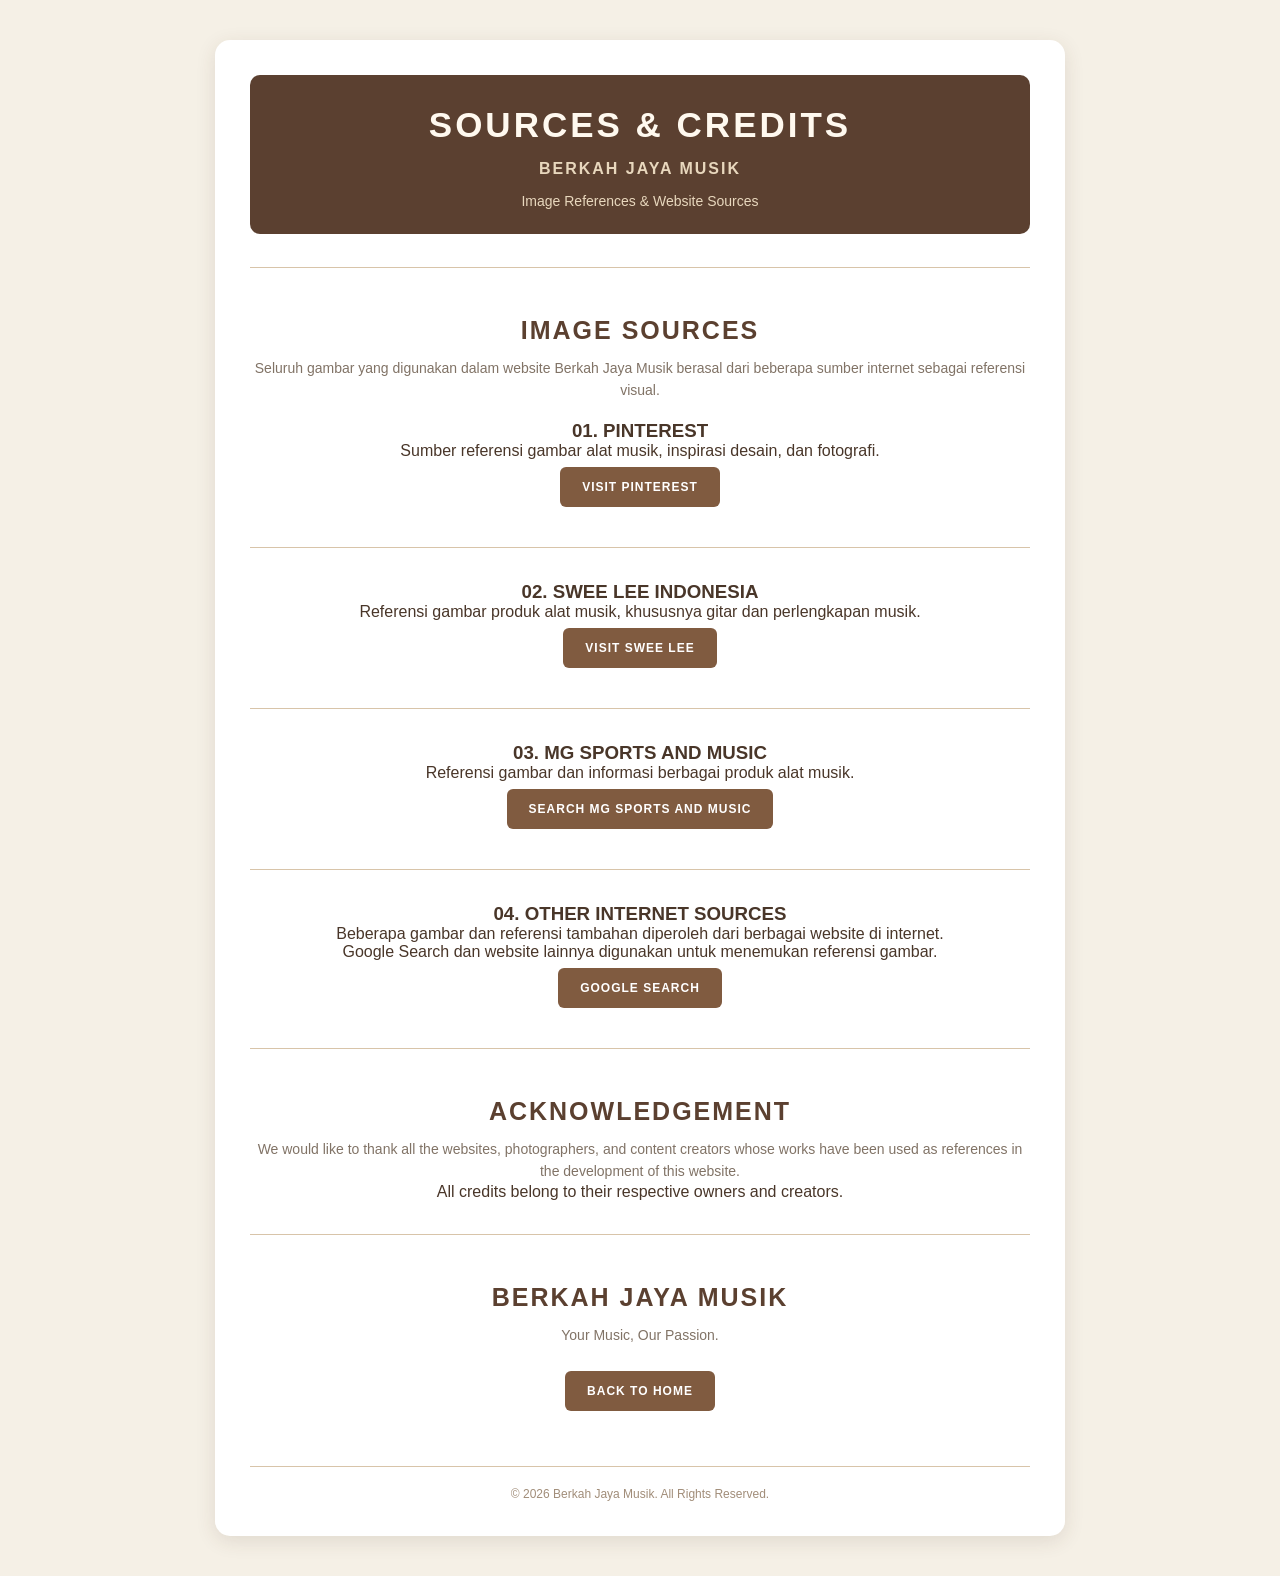
<file: sumber.html>
<html>
<head>
    <title>Sources & Credits - Berkah Jaya Musik</title>
    <link rel="stylesheet" href="recomend.css">
</head>

<body align="center">

    <div class="kontak">

        <h1>SOURCES & CREDITS</h1>
        <p>BERKAH JAYA MUSIK</p>
        <p>Image References & Website Sources</p>

        <br>
        <hr>
        <br>

        <h2>IMAGE SOURCES</h2>

        <p>
            Seluruh gambar yang digunakan dalam website
            Berkah Jaya Musik berasal dari beberapa sumber
            internet sebagai referensi visual.
        </p>

        <br>

        <h3>01. PINTEREST</h3>
        <p>
            Sumber referensi gambar alat musik,
            inspirasi desain, dan fotografi.
        </p>
        <a href="https://www.pinterest.com/"
           target="_blank">
            <button>VISIT PINTEREST</button>
        </a>

        <br><br>
        <hr>
        <br>

        <h3>02. SWEE LEE INDONESIA</h3>
        <p>
            Referensi gambar produk alat musik,
            khususnya gitar dan perlengkapan musik.
        </p>
        <a href="https://www.sweelee.co.id/"
           target="_blank">
            <button>VISIT SWEE LEE</button>
        </a>

        <br><br>
        <hr>
        <br>

        <h3>03. MG SPORTS AND MUSIC</h3>
        <p>
            Referensi gambar dan informasi
            berbagai produk alat musik.
        </p>

        <a href="https://www.google.com/search?q=MG+Sports+and+Music"
           target="_blank">
            <button>SEARCH MG SPORTS AND MUSIC</button>
        </a>

        <br><br>
        <hr>
        <br>

        <h3>04. OTHER INTERNET SOURCES</h3>
        <p>
            Beberapa gambar dan referensi tambahan
            diperoleh dari berbagai website di internet.
        </p>

        <p>
            Google Search dan website lainnya
            digunakan untuk menemukan referensi gambar.
        </p>

        <a href="https://www.google.com/"
           target="_blank">
            <button>GOOGLE SEARCH</button>
        </a>

        <br><br>
        <hr>
        <br>

        <h2>ACKNOWLEDGEMENT</h2>

        <p>
            We would like to thank all the websites,
            photographers, and content creators
            whose works have been used as references
            in the development of this website.
        </p>

        <p>
            All credits belong to their respective
            owners and creators.
        </p>

        <br>
        <hr>
        <br>

        <h2>BERKAH JAYA MUSIK</h2>
        <p>Your Music, Our Passion.</p>

        <br>

        <a href="index.html" target="konten">
            <button>BACK TO HOME</button>
        </a>

        <br><br>
        <hr>

        <p>© 2026 Berkah Jaya Musik. All Rights Reserved.</p>

    </div>

</body>
</html>
</file>
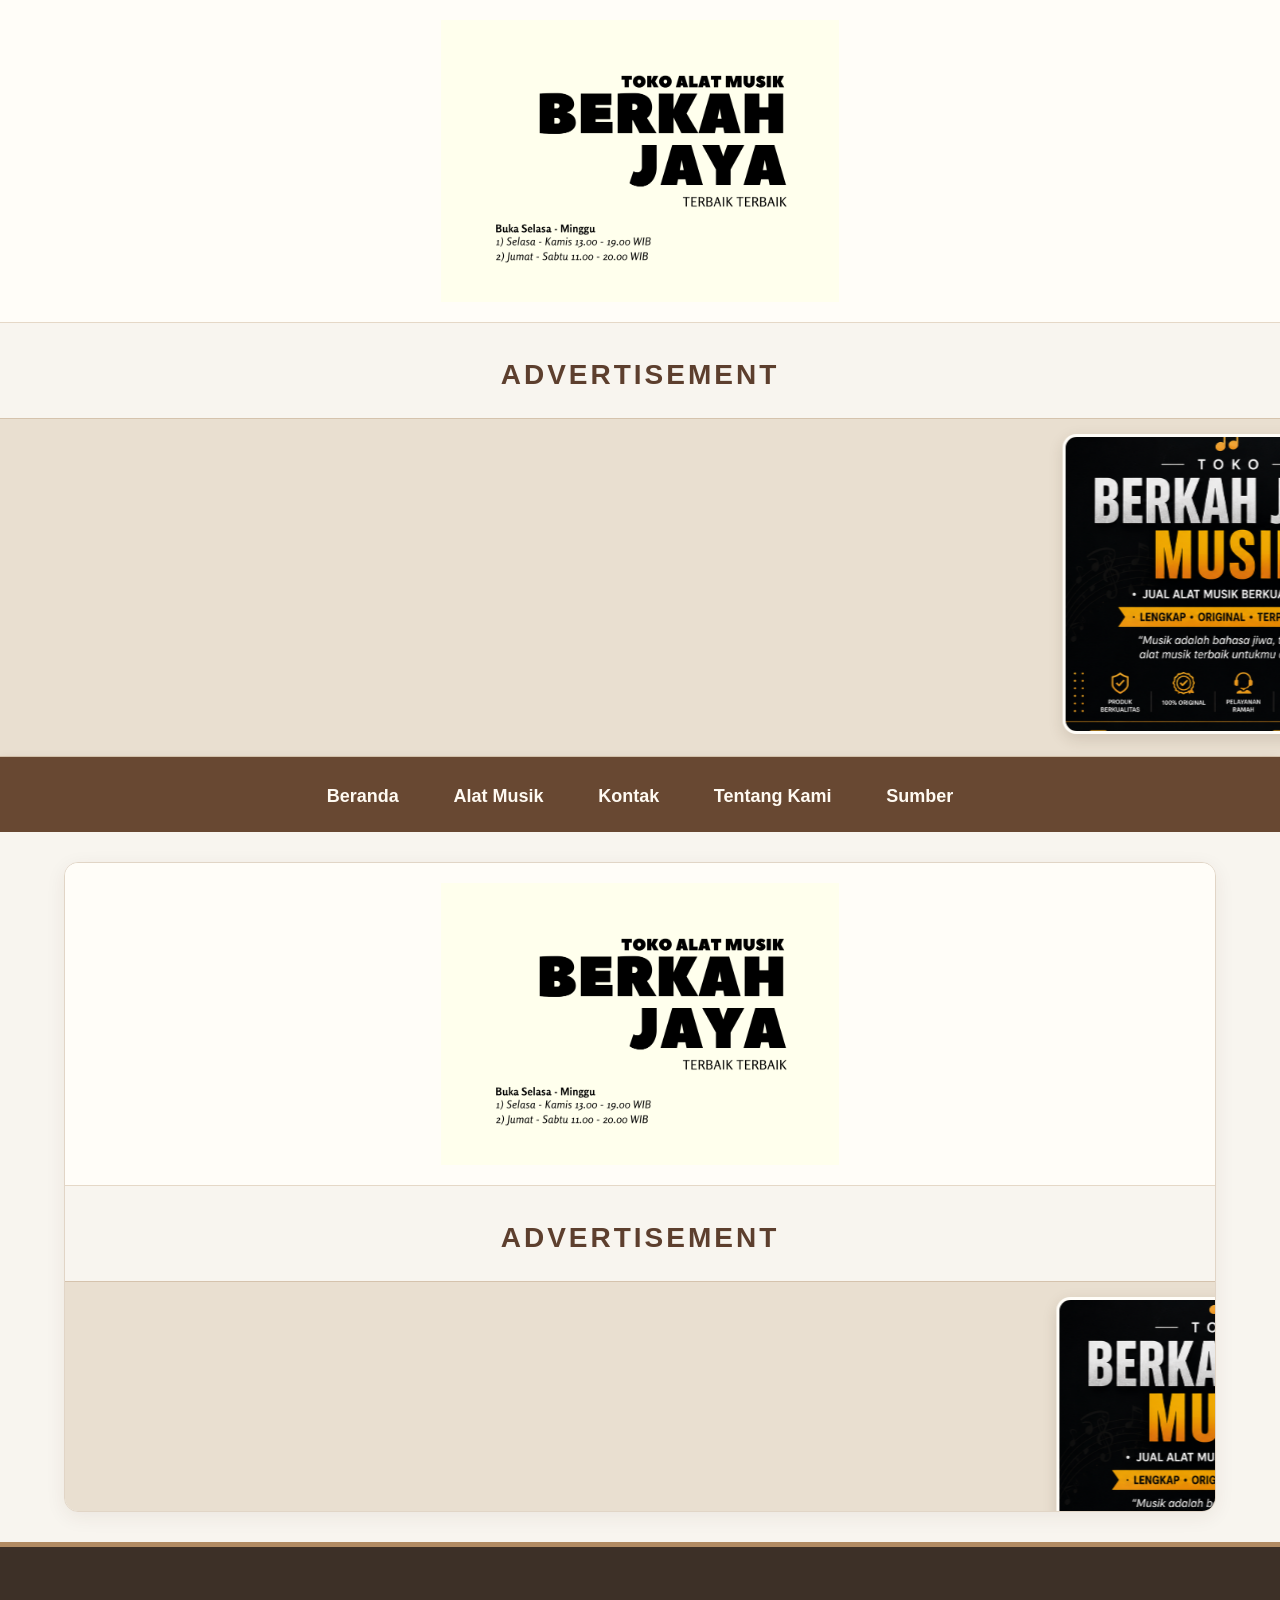
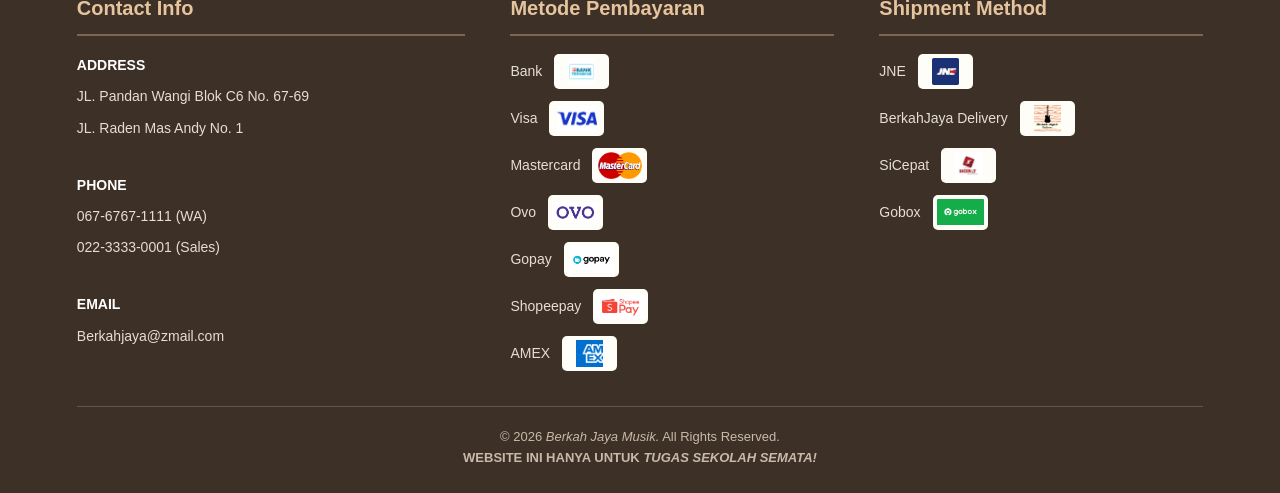
<file: Website Toko Alat Musik Daffa.html>
<html>
<head>	
	<title>Berkah Jaya Musik</title>
	<link rel="stylesheet" href="design_final.css">
</head>
<body>
<header align="center">

	<img src="img/header1.png" width="600" height="423"></img>

</header>


	<h1 align="center">ADVERTISEMENT</h1>
	<marquee behavior="scroll" direction="left" scrollamount="10">
		<img src="img/banner.png" width="800" height="450">
		<img src="img/banner 2.png" width="800" height="450">
		<img src="img/banner 3.png" width="800" height="450">
</marquee>

<nav><font size="5">
	<a href="index.html" target="konten">Beranda</a>
	<a href="produk.html" target="konten">Alat Musik</a>
	<a href="kontak.html" target="konten">Kontak</a>
    <a href="aboutus.html" target="konten">Tentang Kami</a>
    <a href="sumber.html" target="konten">Sumber</a>

</font></nav>
<main>
	<iframe name="konten" src="index.html" width="100%" height="600"></iframe>
</main>
<footer>

    <div class="footer-container">
        <div class="footer-column">

            <h3>Contact Info</h3>
            <p><b>ADDRESS</b></p>
            <p>JL. Pandan Wangi Blok C6 No. 67-69</p>
            <p>JL. Raden Mas Andy No. 1</p>
            <br>

            <p><b>PHONE</b></p>
            <p>067-6767-1111 (WA)</p>
            <p>022-3333-0001 (Sales)</p>
            <br>

            <p><b>EMAIL</b></p>
            <p>Berkahjaya@zmail.com</p>

        </div>


        <div class="footer-column">

            <h3>Metode Pembayaran</h3>

            <ul>
                <li>
                  Bank
                    <img src="img/bank.png" alt="Bank">
                </li>

                <li>
                    Visa
                    <img src="img/visa.jpg" alt="Visa">
                </li>

                <li>
                    Mastercard
                    <img src="img/mastercard.png" alt="Mastercard">
                </li>

                <li>
                    Ovo
                    <img src="img/ovo.png" alt="Ovo">
                </li>

                <li>
                    Gopay
                    <img src="img/gopay.png" alt="Gopay">
                </li>

                <li>
                    Shopeepay
                    <img src="img/shopeepay.png" alt="Shopeepay">
                </li>

                <li>
                    AMEX
                    <img src="img/amex.png" alt="AMEX">
                </li>
            </ul>

        </div>


        <div class="footer-column">

            <h3>Shipment Method</h3>

            <ul>
                <li>
                    JNE
                    <img src="img/jne.jpg" alt="JNE">
                </li>

                <li>
                    BerkahJaya Delivery
                    <img src="img/logo (1).png" alt="BerkahJaya Delivery">
                </li>

                <li>
                    SiCepat
                    <img src="img/sicepat.jpg" alt="SiCepat">
                </li>

                <li>
                    Gobox
                    <img src="img/gobox.png" alt="Gobox">
                </li>
            </ul>

        </div>

    </div>


    <div class="footer-bottom">
        <p>&copy; 2026 <i>Berkah Jaya Musik.</i> All Rights Reserved.</p>
        <p><b>WEBSITE INI HANYA UNTUK <i>TUGAS SEKOLAH SEMATA!</i></b></p>
    </div>

</footer>
</body>
</html>
</file>
<file: design_final.css>
/* =====================================
   BERKAH JAYA MUSIK
   Cream - Wood Brown - Blue
===================================== */

/* RESET */

* {
    margin: 0;
    padding: 0;
    box-sizing: border-box;
}

body {
    font-family: 'Segoe UI', Arial, sans-serif;
    background-color: #f8f5ef;
    color: #332820;
    line-height: 1.6;
}


/* =====================================
   HEADER
===================================== */

header {
    background-color: #fffdf8;
    padding: 20px;
    text-align: center;

    border-bottom: 1px solid #e5d8c7;
}

header img {
    width: 400px;
    height: 282px;
    object-fit: contain;

    transition: transform 0.3s ease;
}

header img:hover {
    transform: scale(1.05);
}


/* =====================================
   ADVERTISEMENT
===================================== */

h1 {
    color: #5d3f2e;
    font-size: 28px;
    font-weight: 800;

    text-align: center;
    letter-spacing: 3px;

    margin: 30px 0 20px;
}

/* Area banner */

marquee {
    display: block;

    background-color: #e9dfd0;
    padding: 15px 0;

    border-top: 1px solid #d5c3ad;
    border-bottom: 1px solid #d5c3ad;
}

/* Gambar banner */

marquee img {
    width: 650px;
    height: 300px;

    object-fit: cover;

    margin: 0 12px;

    border-radius: 14px;
    border: 3px solid #fffdf8;

    box-shadow: 0 5px 15px rgba(70, 48, 30, 0.15);
}


/* =====================================
   NAVIGATION
===================================== */

nav {
    background-color: #684832;

    display: flex;
    justify-content: center;
    align-items: center;

    gap: 15px;
    padding: 18px 20px;

    box-shadow: 0 4px 12px rgba(65, 43, 27, 0.12);
}

/* Link navigasi */

nav a {
    color: #fffaf2;
    text-decoration: none;

    font-size: 18px;
    font-weight: 600;

    padding: 10px 24px;
    border-radius: 8px;

    transition: 0.3s ease;
}

/* Efek hover */

nav a:hover {
    background-color: #dceaf5;
    color: #285779;

    transform: translateY(-2px);
}


/* =====================================
   MAIN CONTENT
===================================== */

main {
    padding: 30px 5%;
    background-color: #f8f5ef;
}

/* Iframe */

iframe {
    display: block;

    width: 100%;
    height: 650px;

    border: 1px solid #e1d5c6;
    border-radius: 14px;

    background-color: #fffdf8;

    box-shadow: 0 5px 20px rgba(70, 48, 30, 0.07);
}


/* =====================================
   FOOTER
===================================== */

footer {
    background-color: #3d3027;
    color: #f8f1e7;

    padding: 45px 6% 25px;

    border-top: 5px solid #b18a62;
}

/* Susunan kolom footer */

.footer-container {
    display: grid;

    grid-template-columns: 1.2fr 1fr 1fr;

    gap: 45px;

    max-width: 1200px;
    margin: auto;
}

/* Judul setiap kolom */

.footer-column h3 {
    color: #e6c49d;

    font-size: 20px;
    font-weight: 700;

    margin-bottom: 18px;
    padding-bottom: 10px;

    border-bottom: 2px solid #80654e;
}

/* Informasi kontak */

.footer-column p {
    font-size: 14px;
    color: #e6ded4;

    margin-bottom: 9px;
}

/* Label ADDRESS, PHONE, EMAIL */

.footer-column b {
    color: #ffffff;
    font-weight: 700;
}

/* Garis horizontal */

footer hr {
    display: none;
}


/* =====================================
   LIST PEMBAYARAN & PENGIRIMAN
===================================== */

.footer-column ul {
    list-style: none;

    display: flex;
    flex-direction: column;

    gap: 12px;
}

/* Setiap item */

.footer-column li {
    display: flex;
    align-items: center;

    gap: 12px;

    color: #e6ded4;
    font-size: 14px;
}

/* Logo pembayaran dan pengiriman */

.footer-column li img {
    width: 55px;
    height: 35px;

    object-fit: contain;

    background-color: #fffdf8;

    padding: 4px;
    border-radius: 5px;

    transition: transform 0.2s ease;
}

.footer-column li img:hover {
    transform: scale(1.08);
}


/* =====================================
   FOOTER COPYRIGHT
===================================== */

.footer-bottom {
    max-width: 1200px;

    margin: 35px auto 0;
    padding-top: 20px;

    border-top: 1px solid #685446;

    text-align: center;

    color: #c9b9a8;
    font-size: 13px;
}


/* =====================================
   RESPONSIVE TABLET
===================================== */

@media (max-width: 900px) {

    .footer-container {
        grid-template-columns: repeat(2, 1fr);
        gap: 35px;
    }

    marquee img {
        width: 500px;
        height: 250px;
    }

    nav a {
        padding: 10px 18px;
    }

}


/* =====================================
   RESPONSIVE HP
===================================== */

@media (max-width: 600px) {

    header img {
        width: 120px;
        height: 120px;
    }

    h1 {
        font-size: 23px;
    }

    marquee img {
        width: 85vw;
        height: 200px;
    }

    nav {
        flex-wrap: wrap;
        gap: 5px;
        padding: 12px;
    }

    nav a {
        font-size: 15px;
        padding: 8px 14px;
    }

    main {
        padding: 20px 4%;
    }

    iframe {
        height: 550px;
    }

    footer {
        padding: 35px 7% 20px;
    }

    .footer-container {
        grid-template-columns: 1fr;
        gap: 30px;
    }

    .footer-column h3 {
        font-size: 19px;
    }

}
</file>
<file: recomend.css>
/* GENERAL */
* {
    margin: 0;
    padding: 0;
    box-sizing: border-box;
}

body {
    background-color: #F5F0E6;
    color: #493629;
    font-family: Arial, Helvetica, sans-serif;
    padding: 40px 20px;
}

/* MAIN CONTAINER */
.kontak {
    max-width: 850px;
    margin: auto;
    background-color: #FFFFFF;
    padding: 35px;
    border-radius: 15px;
    box-shadow: 0 5px 20px rgba(75, 50, 30, 0.12);
}

/* HEADER */
.kontak h1 {
    background-color: #5B4030;
    color: #FFF9EF;
    padding: 30px 15px 10px;
    border-radius: 10px 10px 0 0;
    font-size: 35px;
    letter-spacing: 3px;
}

.kontak > p:nth-child(2) {
    background-color: #5B4030;
    color: #E8D7BD;
    padding: 5px 15px;
    font-weight: bold;
    letter-spacing: 2px;
}

.kontak > p:nth-child(3) {
    background-color: #5B4030;
    color: #E8D7BD;
    padding: 10px 15px 25px;
    font-size: 14px;
    border-radius: 0 0 10px 10px;
}

/* DIVIDER */
hr {
    border: none;
    border-top: 1px solid #D8C4A9;
    margin: 15px 0;
}

/* CONTACT INFORMATION */
.info {
    margin-top: 20px;
}

.info h3 {
    color: #805B40;
    font-size: 19px;
    margin-bottom: 12px;
    letter-spacing: 1px;
}

.info p {
    color: #6F6256;
    font-size: 15px;
    line-height: 1.8;
}

/* NEED HELP */
.kontak h2 {
    color: #5B4030;
    font-size: 25px;
    letter-spacing: 2px;
    margin-top: 15px;
    margin-bottom: 12px;
}

.kontak h2 + p {
    color: #817366;
    font-size: 14px;
    line-height: 1.6;
}

/* BUTTONS */
button {
    background-color: #805B40;
    color: #FFFFFF;
    border: none;
    padding: 13px 22px;
    margin: 7px;
    border-radius: 6px;
    font-size: 12px;
    font-weight: bold;
    letter-spacing: 1px;
    cursor: pointer;
    transition: 0.3s;
}

button:hover {
    background-color: #493629;
    transform: translateY(-3px);
    box-shadow: 0 4px 10px rgba(75, 50, 30, 0.2);
}

/* FOOTER */
.kontak hr:last-of-type {
    margin-top: 30px;
}

.kontak > p:last-child {
    color: #A18D79;
    font-size: 12px;
    margin-top: 20px;
}

/* RESPONSIVE */
@media (max-width: 600px) {
    body {
        padding: 15px;
    }

    .kontak {
        padding: 20px;
    }

    .kontak h1 {
        font-size: 27px;
    }

    button {
        width: 100%;
        margin: 5px 0;
    }
}
</file>
<file: prod.css>
/* ==============================
   BERKAH JAYA MUSIK
   Theme: Cream, White & Brown
   ============================== */

* {
    margin: 0;
    padding: 0;
    box-sizing: border-box;
}

body {
    font-family: Arial, Helvetica, sans-serif;
    background-color: #F5F0E6;
    color: #29231D;
    padding: 40px;
}

/* CONTAINER PRODUK */

.produk {
    max-width: 1400px;
    margin: 0 auto;
    display: grid;
    grid-template-columns: repeat(3, minmax(0, 1fr));
    gap: 25px;
    align-items: stretch;
}

/* JUDUL MERK GITAR */

.produk h2 {
    grid-column: 1 / -1;
    font-size: 28px;
    color: #4A3024;
    background-color: #E6D5BE;
    padding: 18px 24px;
    border-left: 6px solid #8B5E3C;
    border-radius: 8px;
    margin-top: 20px;
    margin-bottom: 5px;
    letter-spacing: 1px;
}

/* KARTU BARANG */

.barang {
    background-color: #FFFEFA;
    border: 1px solid #E4D8C8;
    border-radius: 14px;
    padding: 20px;
    text-align: left;
    box-shadow: 0 5px 15px rgba(65, 43, 29, 0.08);
    transition: transform 0.3s ease,
                box-shadow 0.3s ease;
    overflow: hidden;
}

/* EFEK HOVER */

.barang:hover {
    transform: translateY(-7px);
    box-shadow: 0 12px 25px rgba(65, 43, 29, 0.16);
    border-color: #B18A65;
}

/* GAMBAR GITAR */

.barang img {
    width: 100%;
    height: 230px;
    object-fit: contain;
    background-color: #F8F4EC;
    border-radius: 10px;
    padding: 12px;
    margin-bottom: 18px;
    transition: transform 0.3s ease;
}

.barang:hover img {
    transform: scale(1.04);
}

/* NAMA PRODUK */

.barang h3 {
    font-size: 18px;
    line-height: 1.5;
    color: #35251C;
    margin-bottom: 12px;
    min-height: 54px;
}

/* HARGA PRODUK */

.barang .harga {
    font-size: 19px;
    font-weight: bold;
    color: #805333;
    margin-bottom: 12px;
}

/* DESKRIPSI PRODUK */

.barang p:not(.harga) {
    font-size: 14px;
    line-height: 1.7;
    color: #65584C;
}

/* RESPONSIVE TABLET */

@media screen and (max-width: 1000px) {
    body {
        padding: 25px;
    }

    .produk {
        grid-template-columns: repeat(2, minmax(0, 1fr));
        gap: 20px;
    }

    .barang img {
        height: 210px;
    }
}

/* RESPONSIVE HP */

@media screen and (max-width: 600px) {
    body {
        padding: 15px;
    }

    .produk {
        grid-template-columns: 1fr;
        gap: 16px;
    }

    .produk h2 {
        font-size: 23px;
        padding: 15px 18px;
        margin-top: 15px;
    }

    .barang {
        padding: 16px;
    }

    .barang img {
        height: 220px;
    }

    .barang h3 {
        font-size: 17px;
        min-height: auto;
    }

    .barang .harga {
        font-size: 18px;
    }

```css
/* DROPDOWN KATALOG PER MERK */

body {
    background-color: #F5F0E6;
    color: #29231D;
    font-family: Arial, Helvetica, sans-serif;
    padding: 30px;
}

body > h1 {
    text-align: center;
    color: #4A3024;
    margin-bottom: 30px;
    font-size: 36px;
}

.produk {
    max-width: 1400px;
    margin: auto;
}

/* KOTAK DROPDOWN */

.kategori {
    background-color: #FFFEFA;
    border: 1px solid #E4D8C8;
    border-radius: 12px;
    margin-bottom: 15px;
    overflow: hidden;
    box-shadow: 0 4px 12px rgba(65, 43, 29, 0.08);
}

/* NAMA MERK */

.kategori summary {
    background-color: #E6D5BE;
    color: #4A3024;
    padding: 20px 24px;
    font-size: 21px;
    font-weight: bold;
    cursor: pointer;
    list-style: none;
    transition: background-color 0.3s ease;
}

.kategori summary::-webkit-details-marker {
    display: none;
}

.kategori summary::after {
    content: "+";
    float: right;
    font-size: 25px;
    line-height: 20px;
}

.kategori[open] summary::after {
    content: "\2212";
}

.kategori summary:hover {
    background-color: #D9C2A5;
}

/* DAFTAR PRODUK DI DALAM DROPDOWN */

.daftar-barang {
    display: grid;
    grid-template-columns: repeat(3, minmax(0, 1fr));
    gap: 22px;
    padding: 22px;
}

/* KARTU PRODUK */

.barang {
    background-color: #FFFEFA;
    border: 1px solid #E4D8C8;
    border-radius: 12px;
    padding: 18px;
    box-shadow: 0 4px 12px rgba(65, 43, 29, 0.06);
    transition: transform 0.3s ease, box-shadow 0.3s ease;
}

.barang:hover {
    transform: translateY(-5px);
    box-shadow: 0 10px 20px rgba(65, 43, 29, 0.13);
}

.barang img {
    width: 100%;
    height: 220px;
    object-fit: contain;
    background-color: #F8F4EC;
    border-radius: 8px;
    padding: 10px;
    margin-bottom: 15px;
}

.barang h3 {
    color: #35251C;
    font-size: 18px;
    line-height: 1.5;
    margin-bottom: 10px;
}

.barang .harga {
    color: #805333;
    font-size: 18px;
    font-weight: bold;
    margin-bottom: 10px;
}

.barang p:not(.harga) {
    color: #65584C;
    font-size: 14px;
    line-height: 1.6;
}

/* TABLET */

@media screen and (max-width: 1000px) {
    .daftar-barang {
        grid-template-columns: repeat(2, minmax(0, 1fr));
        gap: 16px;
        padding: 16px;
    }
}

/* HP */

@media screen and (max-width: 600px) {
    body {
        padding: 15px;
    }

    body > h1 {
        font-size: 28px;
    }

    .kategori summary {
        padding: 16px;
        font-size: 18px;
    }

    .daftar-barang {
        grid-template-columns: 1fr;
        padding: 12px;
    }

    .barang img {
        height: 200px;
    }

    
.beli {
    display: inline-block;
    margin-top: 12px;
    padding: 10px 18px;
    background: #182848;
    color: white;
    text-decoration: none;
    border-radius: 5px;
    font-weight: bold;
    transition: 0.3s;
}

.beli:hover {
    background: #d35400;
    transform: translateY(-2px);
}

.beli {
    display: inline-block;
    margin-top: 12px;
    padding: 10px 18px;
    background: #182848;
    color: white;
    text-decoration: none;
    border-radius: 5px;
    font-weight: bold;
    transition: 0.3s;
}

.beli:hover {
    background: #d35400;
}
}
</file>
<file: pembelian.css>
* {
    margin: 0;
    padding: 0;
    box-sizing: border-box;
}

body {
    font-family: Arial, sans-serif;
    background: #f1f3f5;
    padding: 40px 15px;
    color: #222;
}

.container {
    max-width: 650px;
    margin: auto;
    background: white;
    padding: 35px;
    border-radius: 12px;
    box-shadow: 0 5px 20px rgba(0,0,0,0.1);
}

h1 {
    text-align: center;
    color: #182848;
    margin-bottom: 8px;
}

.subtitle {
    text-align: center;
    color: #777;
    margin-bottom: 30px;
}

h2 {
    font-size: 20px;
    color: #182848;
    margin: 25px 0 18px;
    border-bottom: 2px solid #ddd;
    padding-bottom: 10px;
}

label {
    display: block;
    margin: 15px 0 7px;
    font-weight: bold;
}

input, select, textarea {
    width: 100%;
    padding: 12px;
    border: 1px solid #ccc;
    border-radius: 6px;
    font-size: 14px;
    font-family: Arial, sans-serif;
}

input:focus, select:focus, textarea:focus {
    outline: none;
    border-color: #182848;
}

input[readonly] {
    background: #eee;
}

textarea {
    resize: vertical;
}

.ringkasan {
    background: #f1f3f5;
    padding: 20px;
    border-radius: 8px;
    margin-top: 15px;
}

.ringkasan p {
    margin: 10px 0;
}

.ringkasan h3 {
    margin-top: 15px;
}

.ringkasan h2 {
    color: #d35400;
    border: none;
    margin: 10px 0 0;
    padding: 0;
}

button {
    width: 100%;
    padding: 14px;
    margin-top: 25px;
    border: none;
    border-radius: 6px;
    background: #182848;
    color: white;
    font-size: 16px;
    font-weight: bold;
    cursor: pointer;
    transition: 0.3s;
}

button:hover {
    background: #304878;
}

.kembali {
    display: block;
    text-align: center;
    margin-top: 20px;
    color: #182848;
    text-decoration: none;
}

.kembali:hover {
    text-decoration: underline;
}

@media (max-width: 600px) {
    .container {
        padding: 22px;
    }
}
</file>
